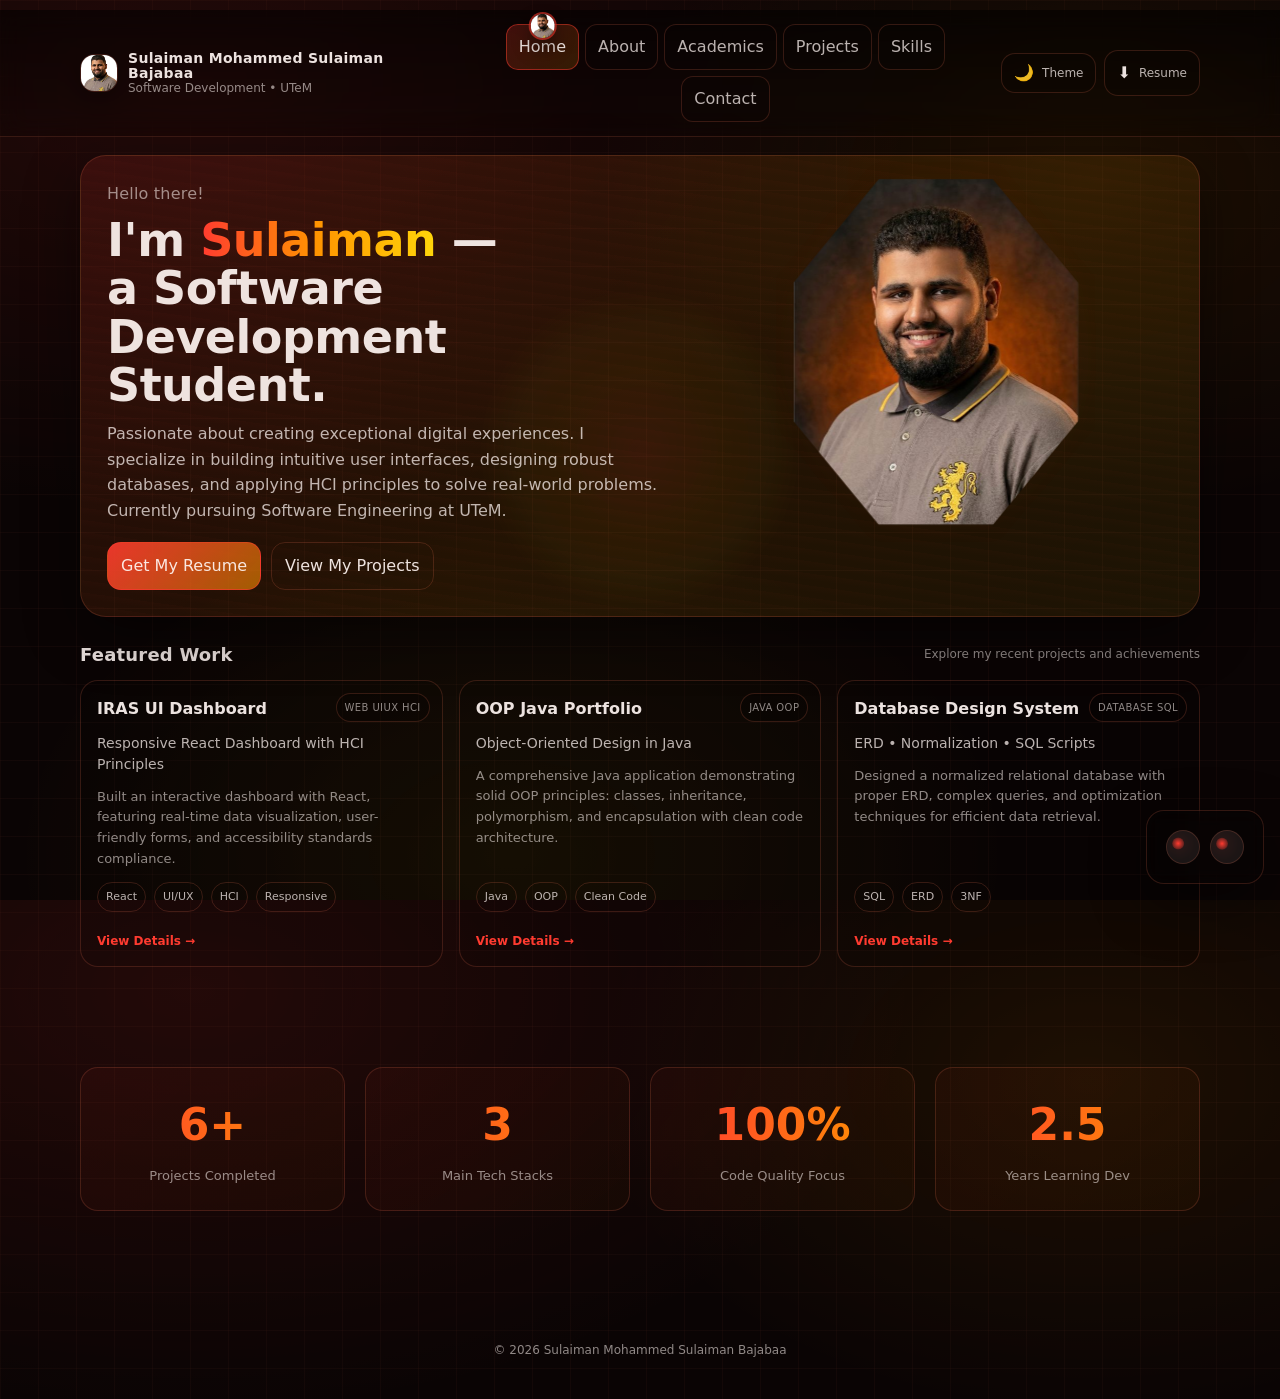
<file: index.html>
<!doctype html>
<html lang="en">
<head>
  <meta charset="utf-8" />
  <meta name="viewport" content="width=device-width,initial-scale=1" />
  <title>My Portfolio | Home</title>
  <link rel="stylesheet" href="style.css" />
</head>
<body>
<a class="skip" href="#main">Skip to content</a>

<header class="site-header">
  <div class="container navbar">
    <a class="brand" href="index.html">
      <img class="brand-avatar" src="assets/me.jpg" alt="Sulaiman Mohammed Sulaiman Bajabaa" />
      <div class="title">
        <strong>Sulaiman Mohammed Sulaiman Bajabaa</strong>
        <span>Software Development • UTeM</span>
      </div>
    </a>

    <nav class="navlinks" aria-label="Primary">
      <a data-nav href="index.html">Home</a>
      <a data-nav href="about.html">About</a>
      <a data-nav href="academics.html">Academics</a>
      <a data-nav href="projects.html">Projects</a>
      <a data-nav href="gallery.html">Skills</a>
      <a data-nav href="contact.html">Contact</a>
    </nav>

    <div class="actions">
      <button class="pill" onclick="toggleTheme()" aria-label="Toggle theme">
        <span class="theme-icon">🌙</span> <span style="font-size:12px;color:var(--muted)">Theme</span>
      </button>
      <a class="pill" href="assets/resume.pdf" target="_blank" rel="noreferrer">
        ⬇️ <span style="font-size:12px;color:var(--muted)">Resume</span>
      </a>
    </div>
  </div>
</header>

<main id="main" class="container">
  <section class="hero">
    <div class="hero-grid">
      <div class="hero-left">
        <p class="hero-kicker">Hello there! </p>

        <h1 class="hero-title">
          I'm <span class="hero-name">Sulaiman</span> —<br>


          a <span class=>Software Development Student</span>.
        </h1>

        <p class="hero-desc">
          Passionate about creating exceptional digital experiences. I specialize in building 
          intuitive user interfaces, designing robust databases, and applying HCI principles 
          to solve real-world problems. Currently pursuing Software Engineering at UTeM.
        </p>

        <div class="hero-cta">
          <a class="btn-primary" href="assets/resume.pdf" target="_blank" rel="noreferrer">Get My Resume</a>
          <a class="btn-ghost" href="projects.html">View My Projects</a>
        </div>
      </div>

      <div class="hero-image-frame">
        <img src="assets/me12.jpg" alt="Sulaiman Mohammed Sulaiman Bajabaa" loading="eager" fetchpriority="high" decoding="async" />
      </div>
    </div>
  </section>

  <div class="section-title">
    <h2>Featured Work</h2>
    <p>Explore my recent projects and achievements</p>
  </div>

  <section class="grid-3">
    <article class="project project-card" data-tags="web uiux hci">
      <div class="project-header">
        <strong>IRAS UI Dashboard</strong>
        
      </div>
      <p class="project-subtitle">Responsive React Dashboard with HCI Principles</p>
      <p class="project-description">
        Built an interactive dashboard with React, featuring real-time data visualization, 
        user-friendly forms, and accessibility standards compliance.
      </p>
      <div class="badges">
        <span class="badge">React</span><span class="badge">UI/UX</span><span class="badge">HCI</span><span class="badge">Responsive</span>
      </div>
      <a href="projects.html#iras" class="project-link">View Details →</a>
    </article>

    <article class="project project-card" data-tags="java oop">
      <div class="project-header">
        <strong>OOP Java Portfolio</strong>
       
      </div>
      <p class="project-subtitle">Object-Oriented Design in Java</p>
      <p class="project-description">
        A comprehensive Java application demonstrating solid OOP principles: classes, 
        inheritance, polymorphism, and encapsulation with clean code architecture.
      </p>
      <div class="badges">
        <span class="badge">Java</span><span class="badge">OOP</span><span class="badge">Clean Code</span>
      </div>
      <a href="projects.html#oop" class="project-link">View Details →</a>
    </article>

    <article class="project project-card" data-tags="database sql">
      <div class="project-header">
        <strong>Database Design System</strong>
        
      </div>
      <p class="project-subtitle">ERD • Normalization • SQL Scripts</p>
      <p class="project-description">
        Designed a normalized relational database with proper ERD, 
        complex queries, and optimization techniques for efficient data retrieval.
      </p>
      <div class="badges">
        <span class="badge">SQL</span><span class="badge">ERD</span><span class="badge">3NF</span>
      </div>
      <a href="projects.html#database" class="project-link">View Details →</a>
    </article>
  </section>

  <section class="stats-section">
    <div class="stats-grid">
      <div class="stat-box">
        <div class="stat-number">6+</div>
        <div class="stat-label">Projects Completed</div>
      </div>
      <div class="stat-box">
        <div class="stat-number">3</div>
        <div class="stat-label">Main Tech Stacks</div>
      </div>
      <div class="stat-box">
        <div class="stat-number">100%</div>
        <div class="stat-label">Code Quality Focus</div>
      </div>
      <div class="stat-box">
        <div class="stat-number">2.5</div>
        <div class="stat-label">Years Learning Dev</div>
      </div>
    </div>
  </section>
</main>

<footer class="footer">
  <div class="container">© <span id="year"></span> Sulaiman Mohammed Sulaiman Bajabaa </div>
</footer>

<div id="toast" class="toast" role="status" aria-live="polite"></div>

<script src="app.js"></script>
<script>
  document.getElementById("year").textContent = new Date().getFullYear();
</script>
</body>
</html>
</file>
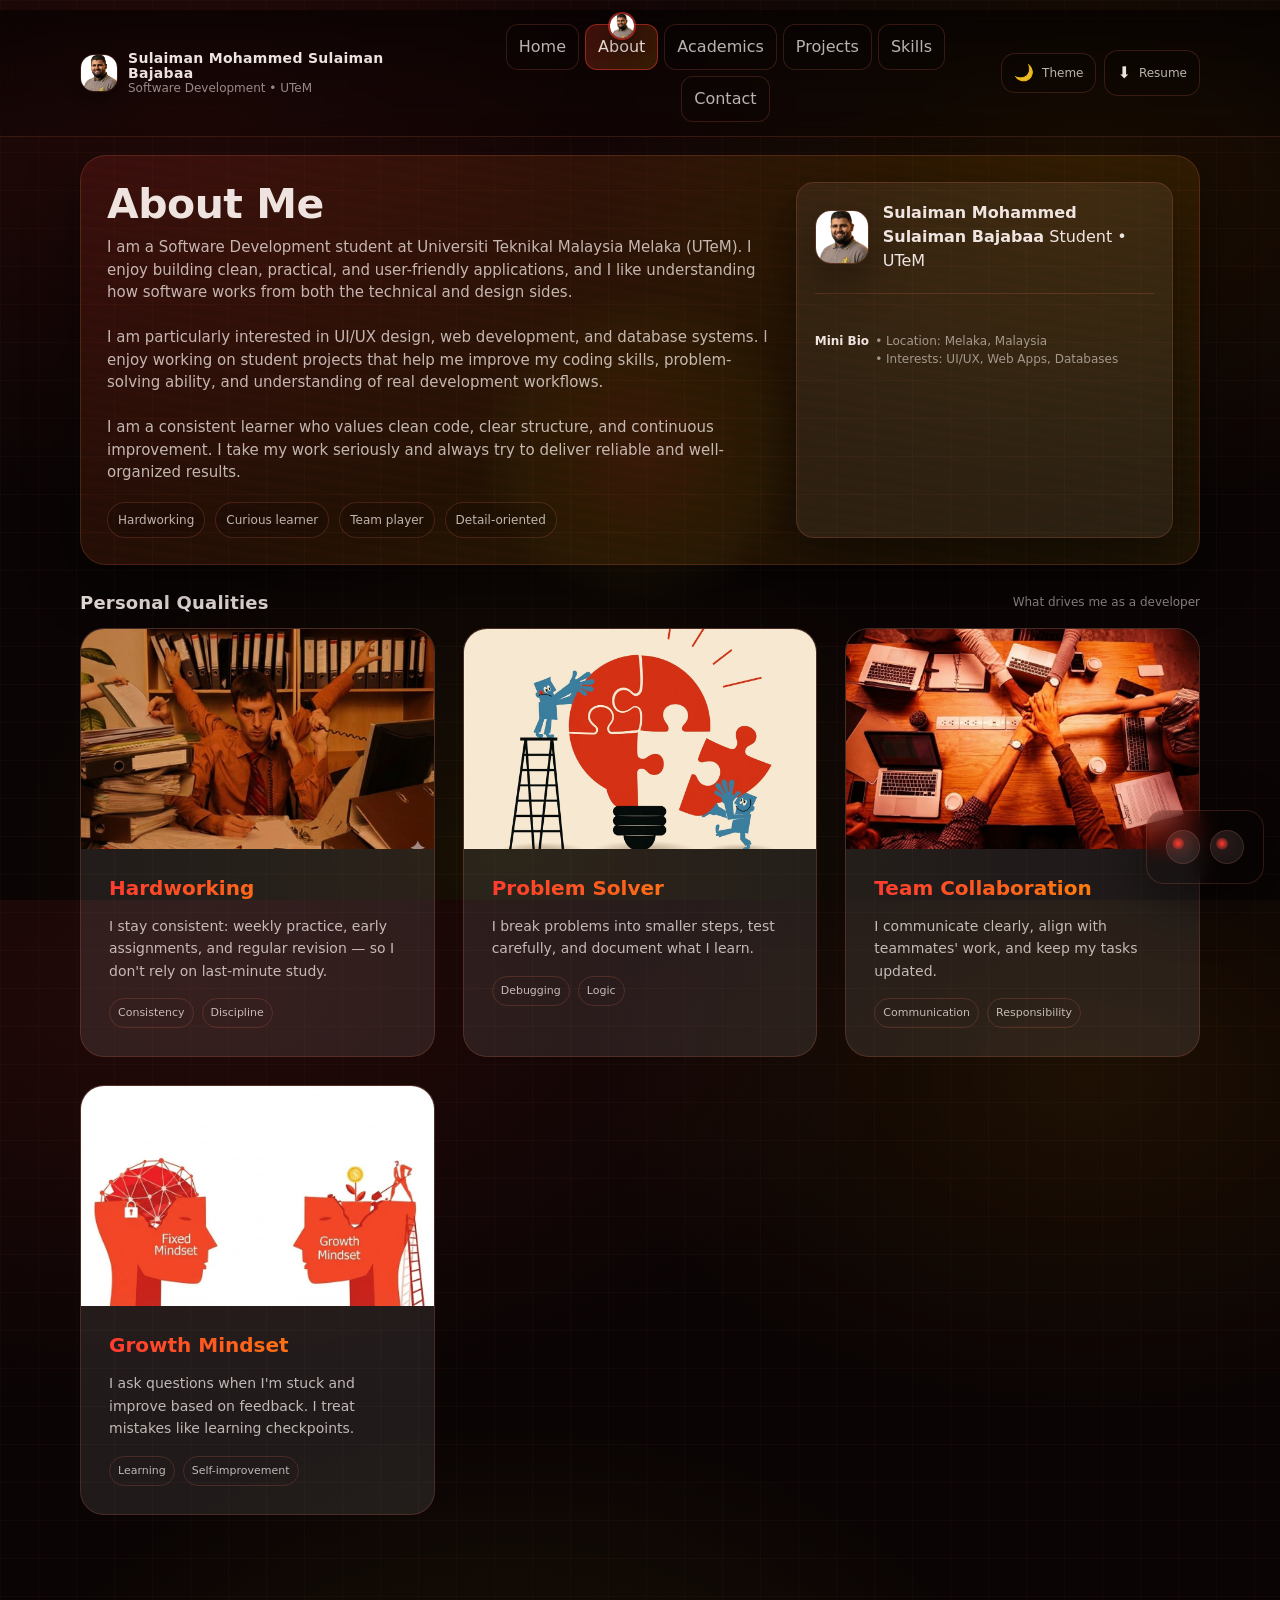
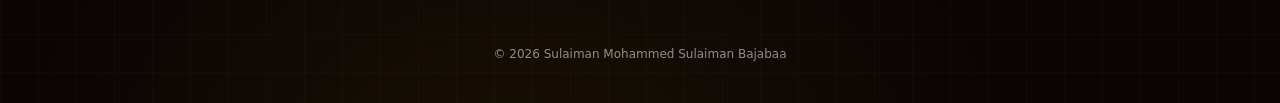
<file: about.html>
<!doctype html>
<html lang="en">
<head>
  <meta charset="utf-8" />
  <meta name="viewport" content="width=device-width,initial-scale=1" />
  <title>My Portfolio | About</title>
  <link rel="stylesheet" href="style.css" />
</head>
<body>
<a class="skip" href="#main">Skip to content</a>

<header class="site-header">
  <div class="container navbar">
    <a class="brand" href="index.html">
      <img class="brand-avatar" src="assets/me.jpg" alt="Sulaiman Mohammed Sulaiman Bajabaa" />
      <div class="title">
        <strong>Sulaiman Mohammed Sulaiman Bajabaa</strong>
        <span>Software Development • UTeM</span>
      </div>
    </a>

    <nav class="navlinks" aria-label="Primary">
      <a data-nav href="index.html">Home</a>
      <a data-nav href="about.html">About</a>
      <a data-nav href="academics.html">Academics</a>
      <a data-nav href="projects.html">Projects</a>
      <a data-nav href="gallery.html">Skills</a>
      <a data-nav href="contact.html">Contact</a>
    </nav>

    <div class="actions">
      <button class="pill" onclick="toggleTheme()" aria-label="Toggle theme"><span class="theme-icon">🌙</span> <span style="font-size:12px;color:var(--muted)">Theme</span></button>
      <a class="pill" href="assets/resume.pdf" target="_blank" rel="noreferrer">⬇️ <span style="font-size:12px;color:var(--muted)">Resume</span></a>
    </div>
  </div>
</header>

<main id="main" class="container">

  <section class="hero">
    <div class="hero-grid">
      <div>
        <h1>About Me</h1>
        <p class="lead">
          I am a Software Development student at Universiti Teknikal Malaysia Melaka (UTeM). I enjoy building clean, practical, and user-friendly applications, and I like understanding how software works from both the technical and design sides.
          <br><br>
          I am particularly interested in UI/UX design, web development, and database systems. I enjoy working on student projects that help me improve my coding skills, problem-solving ability, and understanding of real development workflows.
          <br><br>
          I am a consistent learner who values clean code, clear structure, and continuous improvement. I take my work seriously and always try to deliver reliable and well-organized results.
        </p>

        <div class="tagrow">
          <span class="tag">Hardworking</span>
          <span class="tag">Curious learner</span>
          <span class="tag">Team player</span>
          <span class="tag">Detail-oriented</span>
        </div>
      </div>

      <div class="card">
        <div class="profile">
          <img class="avatar-img" src="assets/me.jpg" alt="Sulaiman Mohammed Sulaiman Bajabaa" />
          <div class="who">
            <strong>Sulaiman Mohammed Sulaiman Bajabaa</strong>
            <span>Student • UTeM</span>
          </div>
        </div>

        <hr class="sep">

        <div class="help">
          <strong style="color:var(--text)">Mini Bio</strong><br>
          • Location: Melaka, Malaysia<br>
          • Interests: UI/UX, Web Apps, Databases
        </div>
      </div>
    </div>
  </section>

  <div class="section-title">
    <h2>Personal Qualities</h2>
    <p>What drives me as a developer</p>
  </div>

  <section class="qualities-grid">
    <div class="quality-card">
      <div class="quality-image-wrapper">
        <img src="assets/hardworking.jpg" alt="Hardworking" class="quality-image" loading="lazy" decoding="async" />
        <div class="quality-overlay">
          <div class="quality-number">01</div>
        </div>
      </div>
      <div class="quality-content">
        <h3>Hardworking</h3>
        <p>I stay consistent: weekly practice, early assignments, and regular revision — so I don't rely on last-minute study.</p>
        <div class="badges"><span class="badge">Consistency</span><span class="badge">Discipline</span></div>
      </div>
    </div>

    <div class="quality-card">
      <div class="quality-image-wrapper">
        <img src="assets/problem_solver.jpg" alt="Problem Solver" class="quality-image" loading="lazy" decoding="async" />
        <div class="quality-overlay">
          <div class="quality-number">02</div>
        </div>
      </div>
      <div class="quality-content">
        <h3>Problem Solver</h3>
        <p>I break problems into smaller steps, test carefully, and document what I learn.</p>
        <div class="badges"><span class="badge">Debugging</span><span class="badge">Logic</span></div>
      </div>
    </div>

    <div class="quality-card">
      <div class="quality-image-wrapper">
        <img src="assets/Team_Collaboration.jpg" alt="Team Collaboration" class="quality-image" loading="lazy" decoding="async" />
        <div class="quality-overlay">
          <div class="quality-number">03</div>
        </div>
      </div>
      <div class="quality-content">
        <h3>Team Collaboration</h3>
        <p>I communicate clearly, align with teammates' work, and keep my tasks updated.</p>
        <div class="badges"><span class="badge">Communication</span><span class="badge">Responsibility</span></div>
      </div>
    </div>

    <div class="quality-card">
      <div class="quality-image-wrapper">
        <img src="assets/Growth_Mindset.jpg" alt="Growth Mindset" class="quality-image" loading="lazy" decoding="async" />
        <div class="quality-overlay">
          <div class="quality-number">04</div>
        </div>
      </div>
      <div class="quality-content">
        <h3>Growth Mindset</h3>
        <p>I ask questions when I'm stuck and improve based on feedback. I treat mistakes like learning checkpoints.</p>
        <div class="badges"><span class="badge">Learning</span><span class="badge">Self-improvement</span></div>
      </div>
    </div>
  </section>

</main>

<footer class="footer">
  <div class="container">© <span id="year"></span> Sulaiman Mohammed Sulaiman Bajabaa</div>
</footer>

<div id="toast" class="toast" role="status" aria-live="polite"></div>

<script src="app.js"></script>
<script>
  document.getElementById("year").textContent = new Date().getFullYear();
</script>
</body>
</html>
</file>
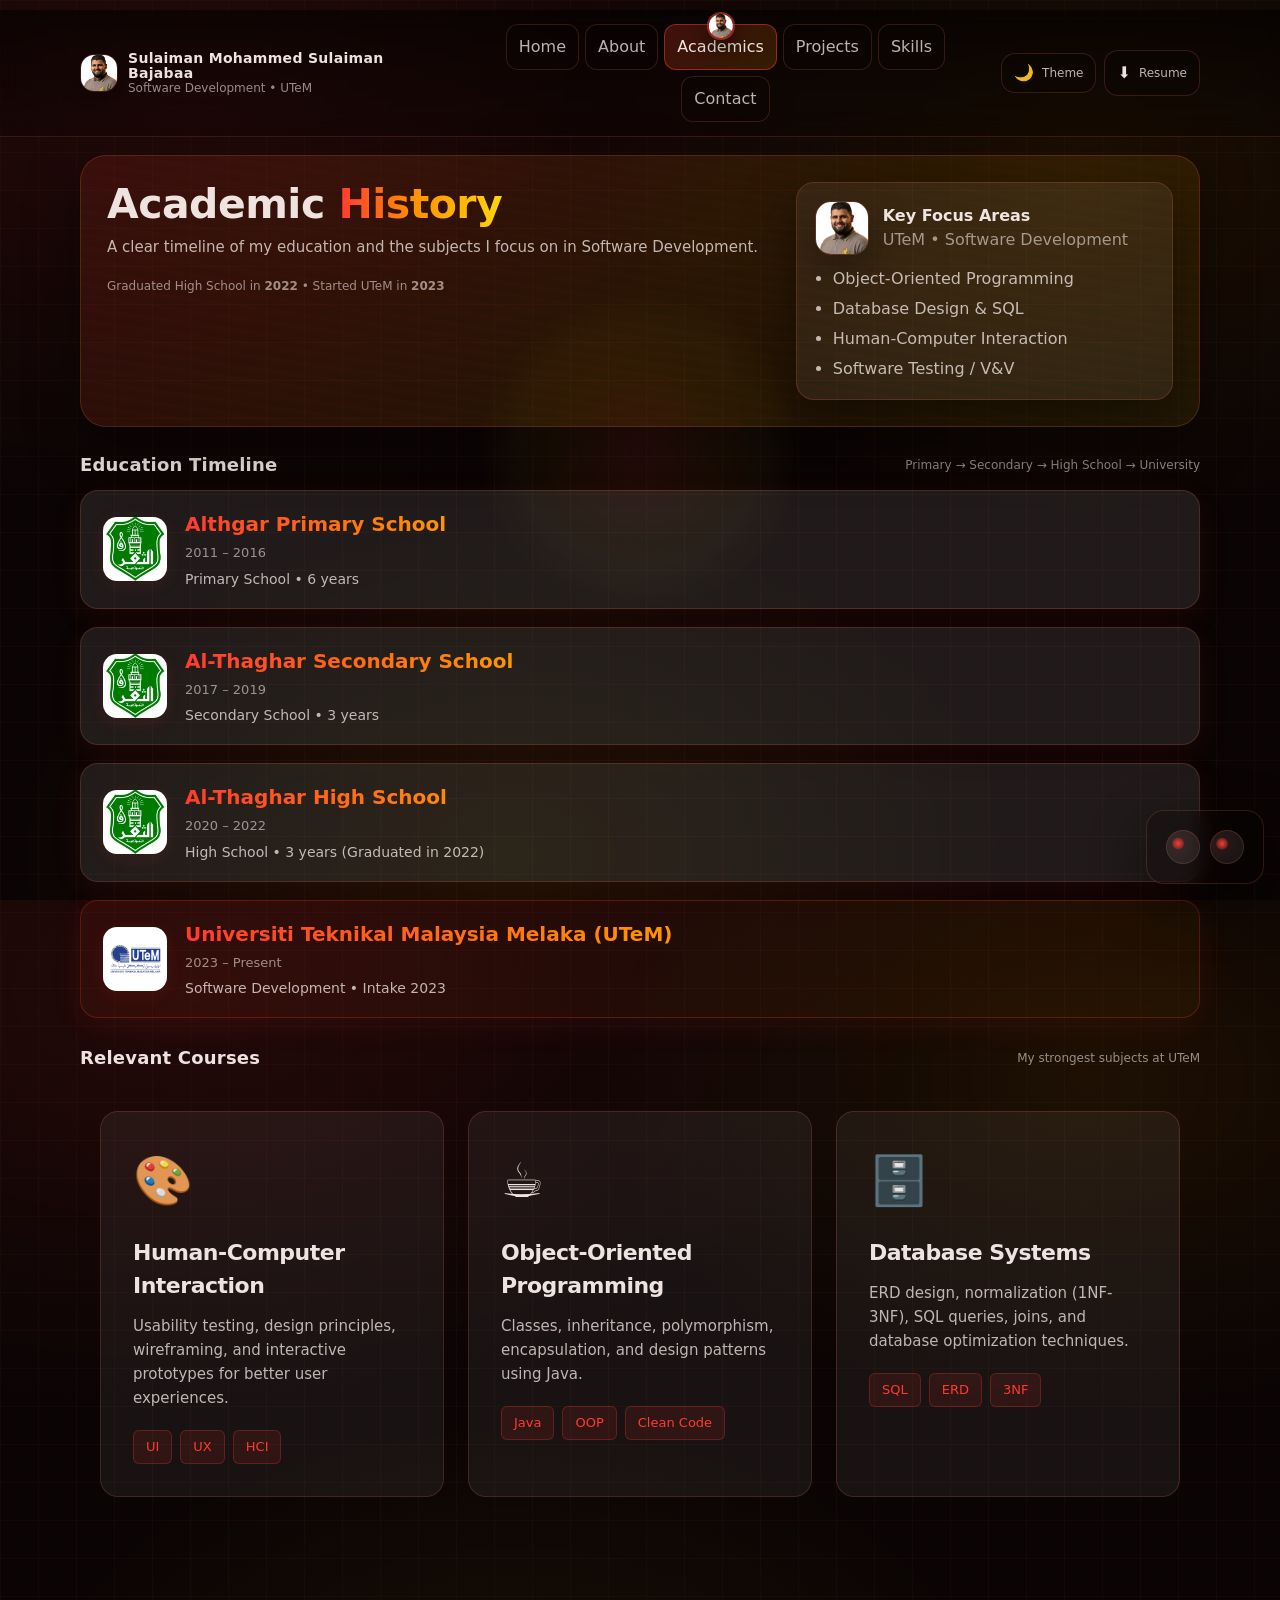
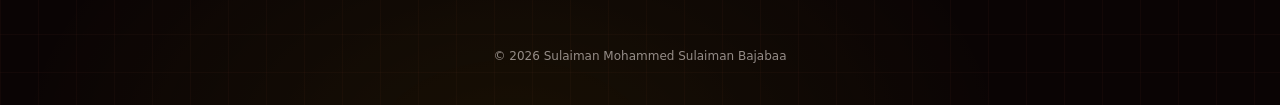
<file: academics.html>
<!doctype html>
<html lang="en">
<head>
  <meta charset="utf-8" />
  <meta name="viewport" content="width=device-width,initial-scale=1" />
  <title>My Portfolio | Academics</title>
  <link rel="stylesheet" href="style.css" />
</head>
<body>
<a class="skip" href="#main">Skip to content</a>

<header class="site-header">
  <div class="container navbar">
    <a class="brand" href="index.html">
      <img class="brand-avatar" src="assets/me.jpg" alt="Sulaiman Mohammed Sulaiman Bajabaa" />
      <div class="title">
        <strong>Sulaiman Mohammed Sulaiman Bajabaa</strong>
        <span>Software Development • UTeM</span>
      </div>
    </a>

    <nav class="navlinks" aria-label="Primary">
      <a data-nav href="index.html">Home</a>
      <a data-nav href="about.html">About</a>
      <a data-nav href="academics.html">Academics</a>
      <a data-nav href="projects.html">Projects</a>
      <a data-nav href="gallery.html">Skills</a>
      <a data-nav href="contact.html">Contact</a>
    </nav>

    <div class="actions">
      <button class="pill" onclick="toggleTheme()" aria-label="Toggle theme">
        <span class="theme-icon">🌙</span> <span style="font-size:12px;color:var(--muted)">Theme</span>
      </button>
      <a class="pill" href="assets/resume.pdf" target="_blank" rel="noreferrer">
        ⬇️ <span style="font-size:12px;color:var(--muted)">Resume</span>
      </a>
    </div>
  </div>
</header>

<main id="main" class="container">
  <!-- HERO -->
  <section class="hero">
    <div class="hero-grid">
      <div>
        <h1>
          Academic
          <span style="background:linear-gradient(90deg,var(--accent),var(--accent2),var(--accent3));
                       -webkit-background-clip:text; background-clip:text; color:transparent;">
            History
          </span>
        </h1>
        <p class="lead">
          A clear timeline of my education and the subjects I focus on in Software Development.
        </p>

      
        <div class="notice">Graduated High School in <strong>2022</strong> • Started UTeM in <strong>2023</strong></div>
      </div>

      <!-- RIGHT CARD -->
      <div class="card">
        <div class="profile" style="margin-bottom:12px;">
          <img class="avatar-img" src="assets/me.jpg" alt="Sulaiman Mohammed Sulaiman Bajabaa" />
          <div class="who">
            <strong>Key Focus Areas</strong><br>
            <span style="color:var(--muted2)">UTeM • Software Development</span>
          </div>
        </div>

        <ul style="margin:0;padding-left:18px;color:var(--muted);display:grid;gap:6px;">
          <li>Object-Oriented Programming</li>
          <li>Database Design & SQL</li>
          <li>Human-Computer Interaction</li>
          <li>Software Testing / V&amp;V</li>
        </ul>
      </div>
    </div>
  </section>

  <!-- TIMELINE -->
  <div class="section-title">
    <h2>Education Timeline</h2>
    <p>Primary → Secondary → High School → University</p>
  </div>

    <div class="school-cards">
      <div class="school-card animated-card">
        <img src="assets/althgar.jpg" alt="Althgar Primary School Logo" class="school-logo" loading="lazy" decoding="async">
        <div>
          <h3>Althgar Primary School</h3>
          <span class="school-years">2011 – 2016</span>
          <p>Primary School • 6 years</p>
        </div>
      </div>

      <div class="school-card animated-card">
        <img src="assets/althgar.jpg" alt="Al-Thaghar Secondary School Logo" class="school-logo" loading="lazy" decoding="async">
        <div>
          <h3>Al-Thaghar Secondary School</h3>
          <span class="school-years">2017 – 2019</span>
          <p>Secondary School • 3 years</p>
        </div>
      </div>

      <div class="school-card animated-card">
        <img src="assets/althgar.jpg" alt="Al-Thaghar High School Logo" class="school-logo" loading="lazy" decoding="async">
        <div>
          <h3>Al-Thaghar High School</h3>
          <span class="school-years">2020 – 2022</span>
          <p>High School • 3 years (Graduated in 2022)</p>
        </div>
      </div>

      <div class="school-card animated-card utem-card">
        <img src="assets/schools/utem.png" alt="UTeM Logo" class="school-logo" loading="lazy" decoding="async">
        <div>
          <h3>Universiti Teknikal Malaysia Melaka (UTeM)</h3>
          <span class="school-years">2023 – Present</span>
          <p>Software Development • Intake 2023</p>
        </div>
      </div>
    </div>

  <!-- COURSES -->
  <div class="section-title" style="margin-top:26px;">
    <h2>Relevant Courses</h2>
    <p>My strongest subjects at UTeM</p>
  </div>

  <section class="courses-grid">
    <div class="course-card">
      <div class="course-icon">🎨</div>
      <h3>Human-Computer Interaction</h3>
      <p>Usability testing, design principles, wireframing, and interactive prototypes for better user experiences.</p>
      <div class="badges">
        <span class="badge">UI</span>
        <span class="badge">UX</span>
        <span class="badge">HCI</span>
      </div>
    </div>

    <div class="course-card">
      <div class="course-icon">☕</div>
      <h3>Object-Oriented Programming</h3>
      <p>Classes, inheritance, polymorphism, encapsulation, and design patterns using Java.</p>
      <div class="badges">
        <span class="badge">Java</span>
        <span class="badge">OOP</span>
        <span class="badge">Clean Code</span>
      </div>
    </div>

    <div class="course-card">
      <div class="course-icon">🗄️</div>
      <h3>Database Systems</h3>
      <p>ERD design, normalization (1NF-3NF), SQL queries, joins, and database optimization techniques.</p>
      <div class="badges">
        <span class="badge">SQL</span>
        <span class="badge">ERD</span>
        <span class="badge">3NF</span>
      </div>
    </div>
  </section>
</main>

<footer class="footer">
  <div class="container">© <span id="year"></span> Sulaiman Mohammed Sulaiman Bajabaa</div>
</footer>

<div id="toast" class="toast" role="status" aria-live="polite"></div>

<script src="app.js"></script>
<script>
  document.getElementById("year").textContent = new Date().getFullYear();
</script>
</body>
</html>
</file>
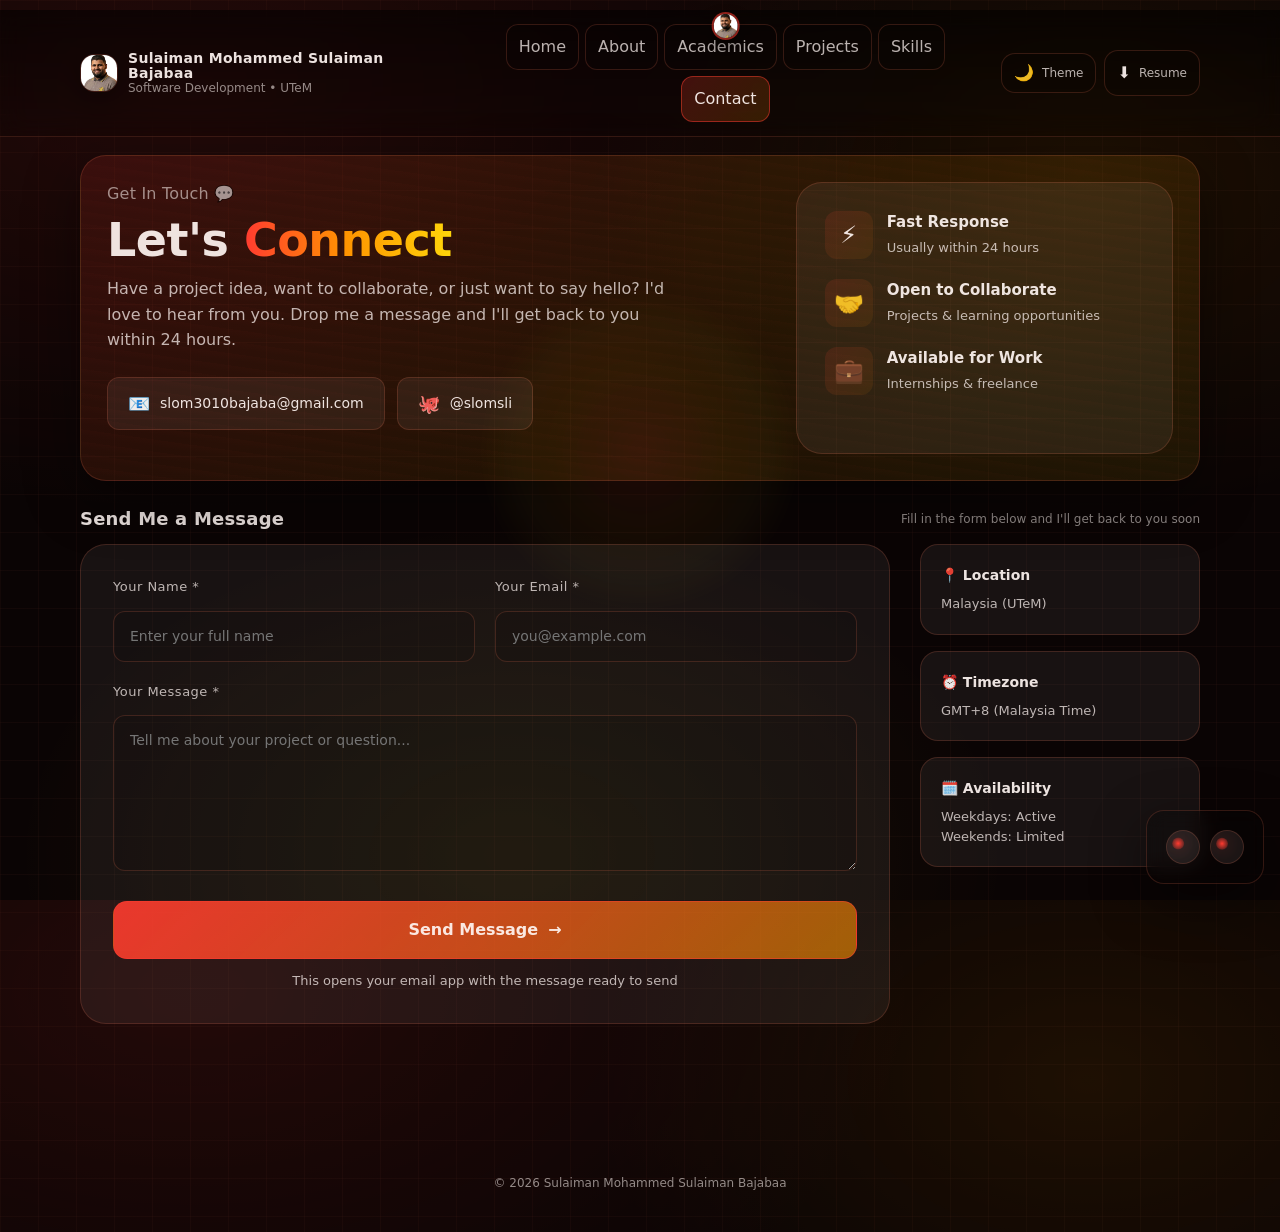
<file: contact.html>
<!doctype html>
<html lang="en">
<head>
  <meta charset="utf-8" />
  <meta name="viewport" content="width=device-width,initial-scale=1" />
  <title>My Portfolio | Contact</title>
  <link rel="stylesheet" href="style.css" />
</head>
<body>
<a class="skip" href="#main">Skip to content</a>

<header class="site-header">
  <div class="container navbar">
    <a class="brand" href="index.html">
      <img class="brand-avatar" src="assets/me.jpg" alt="Sulaiman Mohammed Sulaiman Bajabaa" />
      <div class="title">
        <strong>Sulaiman Mohammed Sulaiman Bajabaa</strong>
        <span>Software Development • UTeM</span>
      </div>
    </a>

    <nav class="navlinks" aria-label="Primary">
      <a data-nav href="index.html">Home</a>
      <a data-nav href="about.html">About</a>
      <a data-nav href="academics.html">Academics</a>
      <a data-nav href="projects.html">Projects</a>
      <a data-nav href="gallery.html">Skills</a>
      <a data-nav href="contact.html">Contact</a>
    </nav>

    <div class="actions">
      <button class="pill" onclick="toggleTheme()" aria-label="Toggle theme">
        <span class="theme-icon">🌙</span> <span style="font-size:12px;color:var(--muted)">Theme</span>
      </button>
      <a class="pill" href="assets/resume.pdf" target="_blank" rel="noreferrer">⬇️
        <span style="font-size:12px;color:var(--muted)">Resume</span>
      </a>
    </div>
  </div>
</header>

<main id="main" class="container">
  <!-- Hero Section -->
  <section class="hero">
    <div class="hero-grid">
      <div class="hero-left">
        <p class="hero-kicker">Get In Touch 💬</p>
        <h1 class="hero-title">Let's <span class="hero-name">Connect</span></h1>
        <p class="hero-desc">
          Have a project idea, want to collaborate, or just want to say hello? 
          I'd love to hear from you. Drop me a message and I'll get back to you within 24 hours.
        </p>

        <div class="contact-quick-links">
          <a href="mailto:slom3010bajaba@gmail.com" class="contact-link-btn">
            <span class="contact-link-icon">📧</span>
            <span>slom3010bajaba@gmail.com</span>
          </a>
         
          <a href="https://github.com/slomsli" target="_blank" rel="noreferrer" class="contact-link-btn">
            <span class="contact-link-icon">🐙</span>
            <span>@slomsli</span>
          </a>
        </div>
      </div>

      <div class="contact-stats-card">
        <div class="contact-stat">
          <span class="contact-stat-icon">⚡</span>
          <div>
            <strong>Fast Response</strong>
            <p>Usually within 24 hours</p>
          </div>
        </div>
        <div class="contact-stat">
          <span class="contact-stat-icon">🤝</span>
          <div>
            <strong>Open to Collaborate</strong>
            <p>Projects & learning opportunities</p>
          </div>
        </div>
        <div class="contact-stat">
          <span class="contact-stat-icon">💼</span>
          <div>
            <strong>Available for Work</strong>
            <p>Internships & freelance</p>
          </div>
        </div>
      </div>
    </div>
  </section>

  <div class="section-title">
    <h2>Send Me a Message</h2>
    <p>Fill in the form below and I'll get back to you soon</p>
  </div>

  <section class="contact-form-section">
    <div class="contact-form-card">
      <!-- Success message (hidden by default) -->
      <div id="successMessage" style="display:none; text-align:center; padding:40px 20px;">
        <div style="font-size:60px;margin-bottom:16px;">📧</div>
        <h2 style="color:#4CAF50; margin:0 0 12px; font-size:24px;">Email App Opened</h2>
        <p style="color:var(--muted); margin:0 0 20px;">Please review the email and press send from your email app.</p>
        <a href="index.html" class="btn-primary">Back to Home</a>
      </div>

      <!-- Form Container (shown by default) -->
      <div id="formContainer">
        <form id="contactForm" class="contact-form" action="mailto:slom3010bajaba@gmail.com" method="POST" enctype="text/plain" novalidate>
          <div class="form-row">
            <div class="field">
              <label for="name">Your Name *</label>
              <input type="text" id="name" name="name" placeholder="Enter your full name" required />
            </div>
            <div class="field">
              <label for="email">Your Email *</label>
              <input type="email" id="email" name="email" placeholder="you@example.com" required />
            </div>
          </div>

          <div class="field">
            <label for="message">Your Message *</label>
            <textarea id="message" name="message" rows="6" placeholder="Tell me about your project or question..." required></textarea>
          </div>

          <div class="form-actions">
            <button type="submit" class="btn-primary contact-submit-btn">
              <span class="btn-text">Send Message</span>
              <span class="btn-icon">→</span>
            </button>
            <p class="form-note">This opens your email app with the message ready to send</p>
          </div>
        </form>
      </div>
    </div>

    <div class="contact-info-sidebar">
      <div class="info-card">
        <h3>📍 Location</h3>
        <p>Malaysia (UTeM)</p>
      </div>
      <div class="info-card">
        <h3>⏰ Timezone</h3>
        <p>GMT+8 (Malaysia Time)</p>
      </div>
      <div class="info-card">
        <h3>🗓️ Availability</h3>
        <p>Weekdays: Active<br>Weekends: Limited</p>
      </div>
    </div>
  </section>
</main>

<footer class="footer">
  <div class="container">© <span id="year"></span> Sulaiman Mohammed Sulaiman Bajabaa</div>
</footer>

<div id="toast" class="toast" role="status" aria-live="polite"></div>

<script src="app.js"></script>
<script>
  document.getElementById("year").textContent = new Date().getFullYear();
</script>
</body>
</html>
</file>
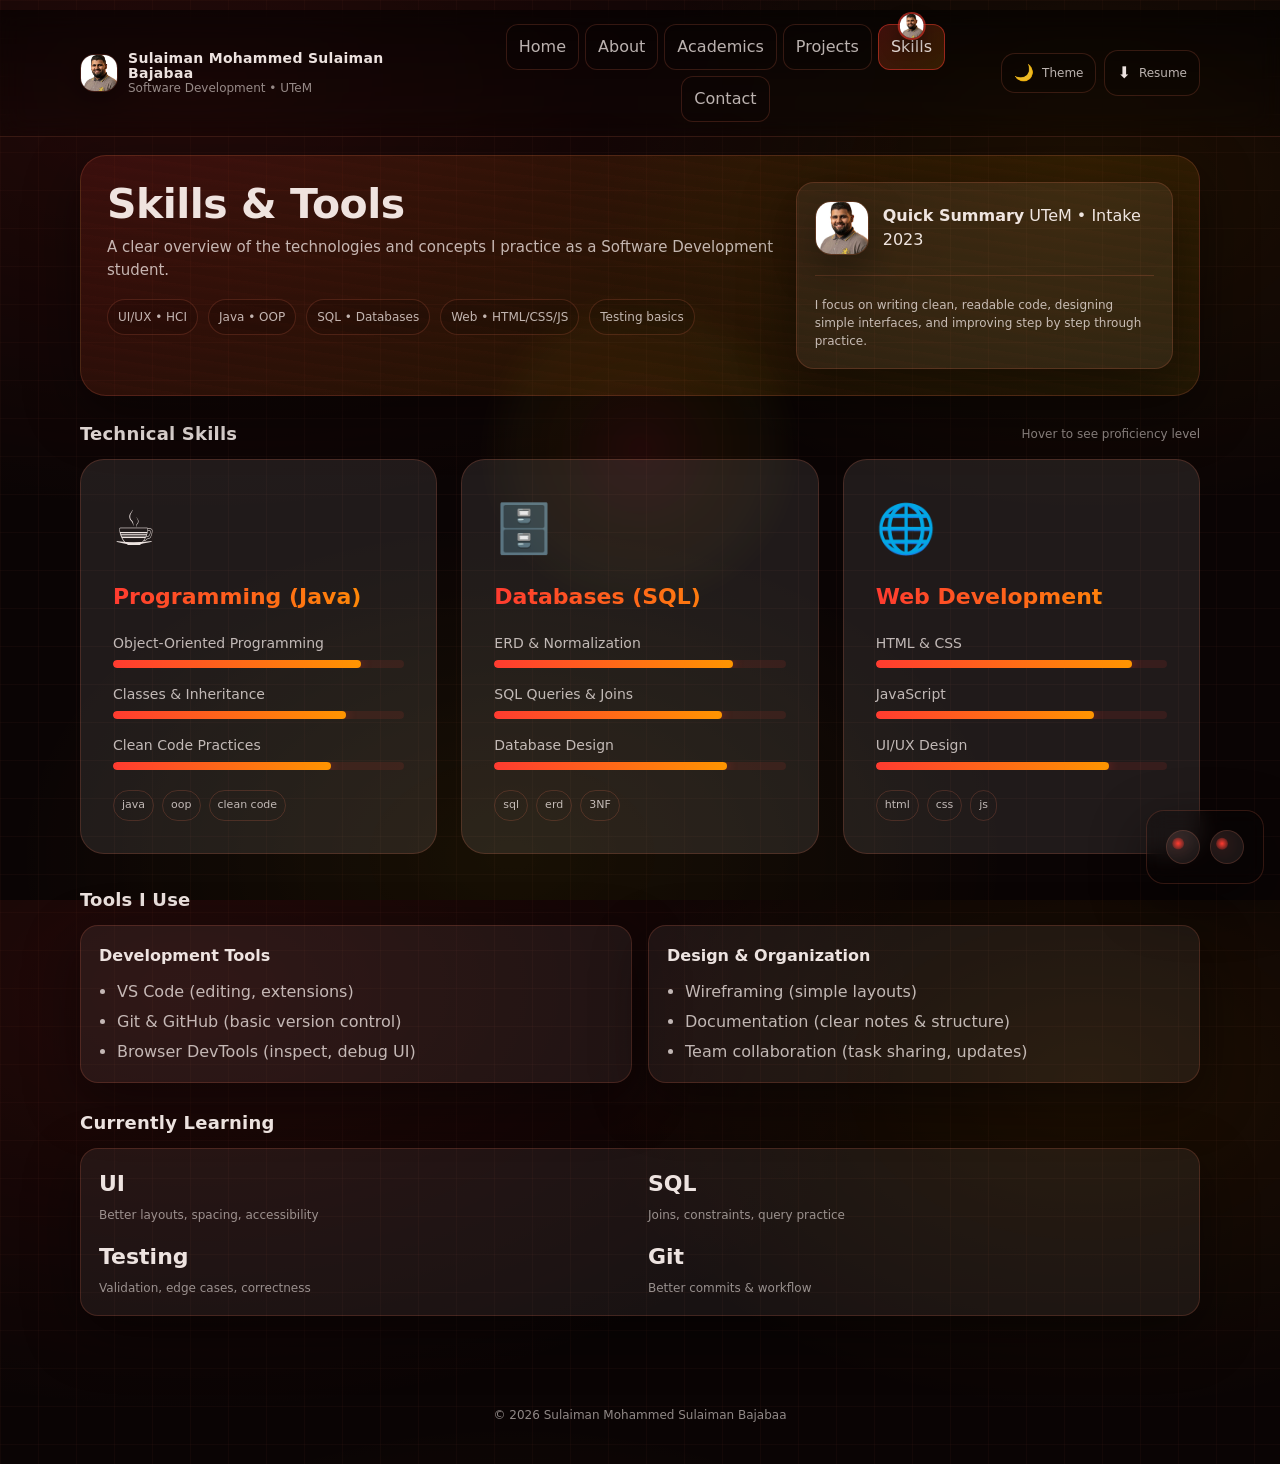
<file: gallery.html>
<!doctype html>
<html lang="en">
<head>
  <meta charset="utf-8" />
  <meta name="viewport" content="width=device-width,initial-scale=1" />
  <title>My Portfolio | Skills</title>
  <link rel="stylesheet" href="style.css" />
</head>
<body>
<a class="skip" href="#main">Skip to content</a>

<header class="site-header">
  <div class="container navbar">
    <a class="brand" href="index.html">
      <img class="brand-avatar" src="assets/me.jpg" alt="Sulaiman Mohammed Sulaiman Bajabaa" />
      <div class="title">
        <strong>Sulaiman Mohammed Sulaiman Bajabaa</strong>
        <span>Software Development • UTeM</span>
      </div>
    </a>

    <nav class="navlinks" aria-label="Primary">
      <a data-nav href="index.html">Home</a>
      <a data-nav href="about.html">About</a>
      <a data-nav href="academics.html">Academics</a>
      <a data-nav href="projects.html">Projects</a>
      <a data-nav href="gallery.html">Skills</a>
      <a data-nav href="contact.html">Contact</a>
    </nav>

    <div class="actions">
      <button class="pill" onclick="toggleTheme()" aria-label="Toggle theme">
        <span class="theme-icon">🌙</span> <span style="font-size:12px;color:var(--muted)">Theme</span>
      </button>
      <a class="pill" href="assets/resume.pdf" target="_blank" rel="noreferrer">
        ⬇️ <span style="font-size:12px;color:var(--muted)">Resume</span>
      </a>
    </div>
  </div>
</header>

<main id="main" class="container">
  <section class="hero">
    <div class="hero-grid">
      <div>
        <h1>Skills &amp; Tools</h1>
        <p class="lead">
          A clear overview of the technologies and concepts I practice as a Software Development student.
        </p>

        <div class="tagrow" aria-label="Skill highlights">
          <span class="tag">UI/UX • HCI</span>
          <span class="tag">Java • OOP</span>
          <span class="tag">SQL • Databases</span>
          <span class="tag">Web • HTML/CSS/JS</span>
          <span class="tag">Testing basics</span>
        </div>
      </div>

      <div class="card">
        <div class="profile">
          <img class="avatar-img" src="assets/me.jpg" alt="Sulaiman Mohammed Sulaiman Bajabaa" />
          <div class="who">
            <strong>Quick Summary</strong>
            <span>UTeM • Intake 2023</span>
          </div>
        </div>

        <hr class="sep">

        <div class="help" style="color:var(--muted);">
          I focus on writing clean, readable code, designing simple interfaces, and improving step by step through practice.
        </div>
      </div>
    </div>
  </section>

  <div class="section-title">
    <h2>Technical Skills</h2>
    <p>Hover to see proficiency level</p>
  </div>

  <section class="skills-grid">
    <div class="skill-card">
      <div class="skill-icon">☕</div>
      <h3>Programming (Java)</h3>
      <div class="skill-items">
        <div class="skill-item">
          <span>Object-Oriented Programming</span>
          <div class="skill-bar"><div class="skill-fill" style="width: 85%"></div></div>
        </div>
        <div class="skill-item">
          <span>Classes & Inheritance</span>
          <div class="skill-bar"><div class="skill-fill" style="width: 80%"></div></div>
        </div>
        <div class="skill-item">
          <span>Clean Code Practices</span>
          <div class="skill-bar"><div class="skill-fill" style="width: 75%"></div></div>
        </div>
      </div>
      <div class="badges">
        <span class="badge">java</span><span class="badge">oop</span><span class="badge">clean code</span>
      </div>
    </div>

    <div class="skill-card">
      <div class="skill-icon">🗄️</div>
      <h3>Databases (SQL)</h3>
      <div class="skill-items">
        <div class="skill-item">
          <span>ERD & Normalization</span>
          <div class="skill-bar"><div class="skill-fill" style="width: 82%"></div></div>
        </div>
        <div class="skill-item">
          <span>SQL Queries & Joins</span>
          <div class="skill-bar"><div class="skill-fill" style="width: 78%"></div></div>
        </div>
        <div class="skill-item">
          <span>Database Design</span>
          <div class="skill-bar"><div class="skill-fill" style="width: 80%"></div></div>
        </div>
      </div>
      <div class="badges">
        <span class="badge">sql</span><span class="badge">erd</span><span class="badge">3NF</span>
      </div>
    </div>

    <div class="skill-card">
      <div class="skill-icon">🌐</div>
      <h3>Web Development</h3>
      <div class="skill-items">
        <div class="skill-item">
          <span>HTML & CSS</span>
          <div class="skill-bar"><div class="skill-fill" style="width: 88%"></div></div>
        </div>
        <div class="skill-item">
          <span>JavaScript</span>
          <div class="skill-bar"><div class="skill-fill" style="width: 75%"></div></div>
        </div>
        <div class="skill-item">
          <span>UI/UX Design</span>
          <div class="skill-bar"><div class="skill-fill" style="width: 80%"></div></div>
        </div>
      </div>
      <div class="badges">
        <span class="badge">html</span><span class="badge">css</span><span class="badge">js</span>
      </div>
    </div>
  </section>

  <div class="section-title" style="margin-top:26px;">
    <h2>Tools I Use</h2>
   
  </div>

  <section class="grid-2">
    <div class="card">
      <strong>Development Tools</strong>
      <ul style="margin:12px 0 0; padding-left:18px; color:var(--muted); display:grid; gap:6px;">
        <li>VS Code (editing, extensions)</li>
        <li>Git & GitHub (basic version control)</li>
        <li>Browser DevTools (inspect, debug UI)</li>
      </ul>
    </div>

    <div class="card">
      <strong>Design & Organization</strong>
      <ul style="margin:12px 0 0; padding-left:18px; color:var(--muted); display:grid; gap:6px;">
        <li>Wireframing (simple layouts)</li>
        <li>Documentation (clear notes & structure)</li>
        <li>Team collaboration (task sharing, updates)</li>
      </ul>
    </div>
  </section>

  <div class="section-title" style="margin-top:26px;">
    <h2>Currently Learning</h2>

  </div>

  <section class="card">
    <div class="grid-2">
      <div class="kpi">
        <strong>UI</strong>
        <span>Better layouts, spacing, accessibility</span>
      </div>
      <div class="kpi">
        <strong>SQL</strong>
        <span>Joins, constraints, query practice</span>
      </div>
      <div class="kpi">
        <strong>Testing</strong>
        <span>Validation, edge cases, correctness</span>
      </div>
      <div class="kpi">
        <strong>Git</strong>
        <span>Better commits & workflow</span>
      </div>
    </div>
  </section>
</main>

<footer class="footer">
  <div class="container">© <span id="year"></span> Sulaiman Mohammed Sulaiman Bajabaa</div>
</footer>

<div id="toast" class="toast" role="status" aria-live="polite"></div>

<script src="app.js"></script>
<script>
  document.getElementById("year").textContent = new Date().getFullYear();
</script>
</body>
</html>
</file>
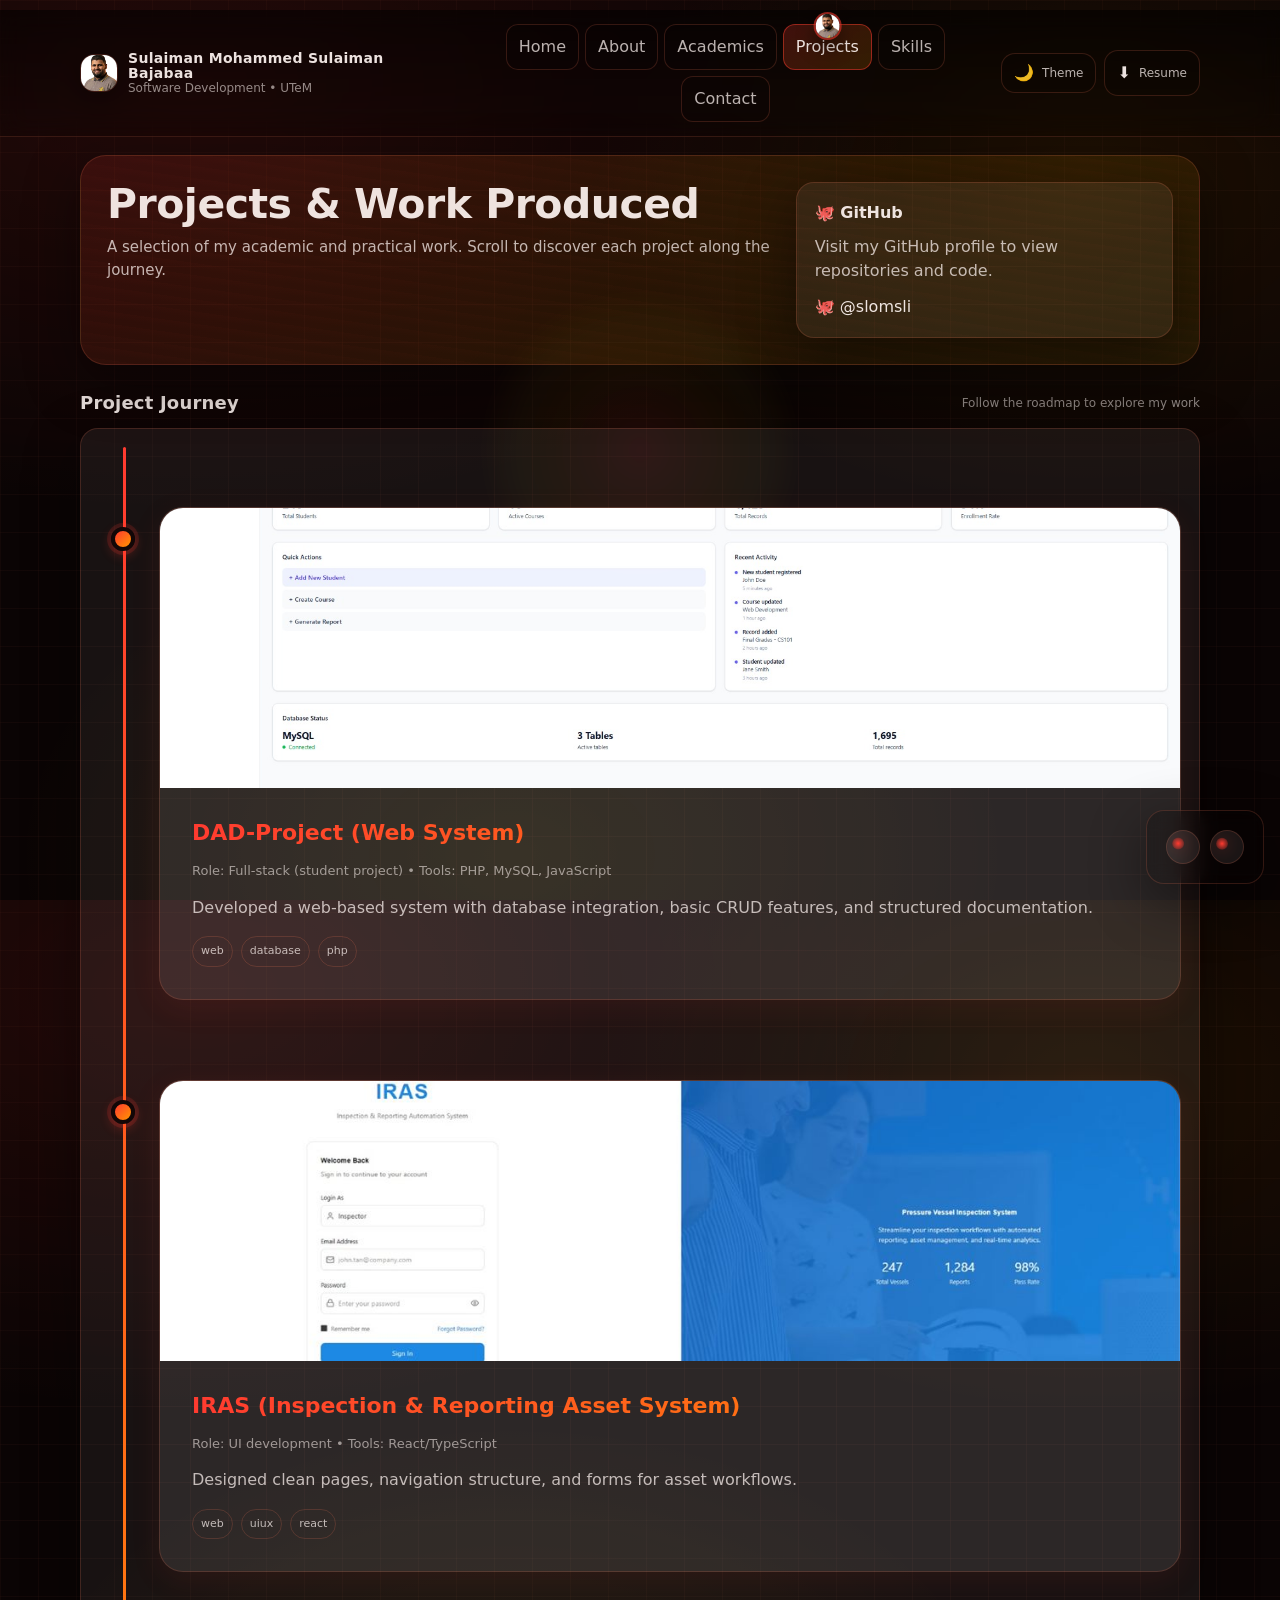
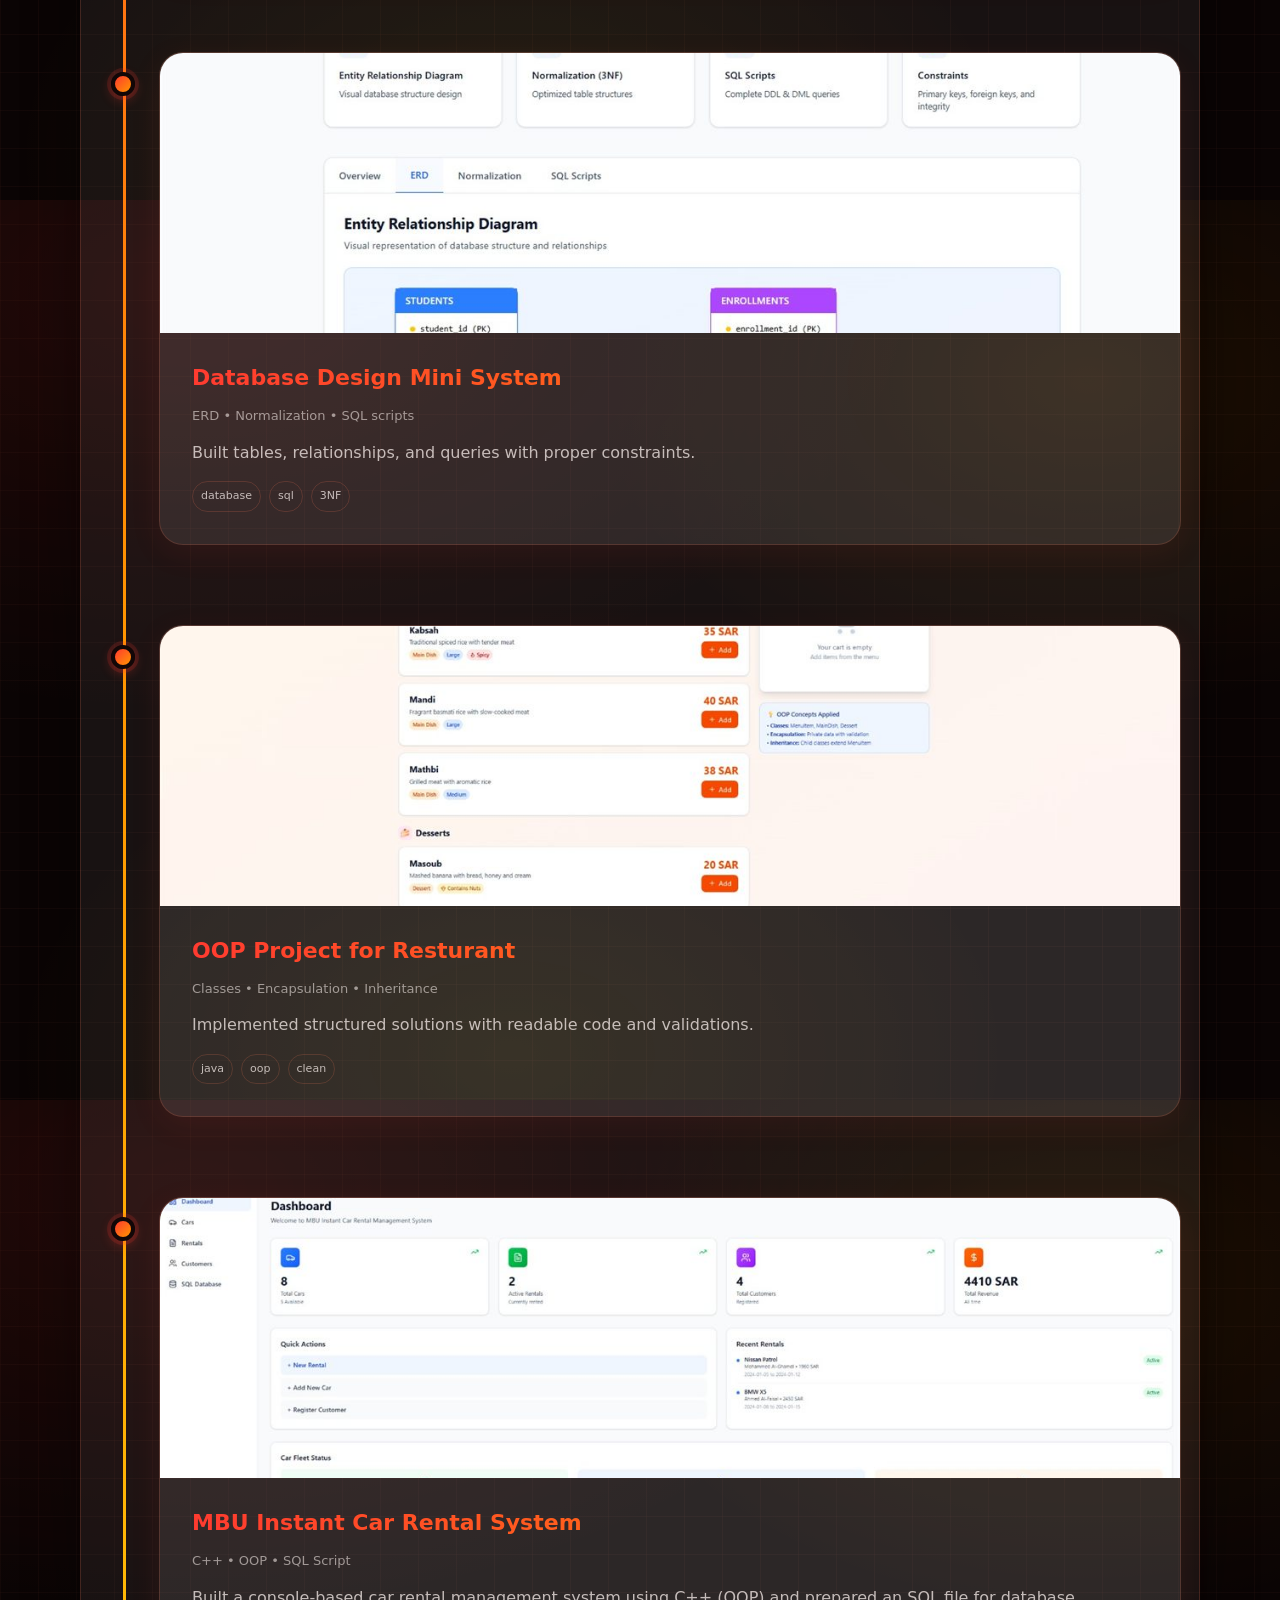
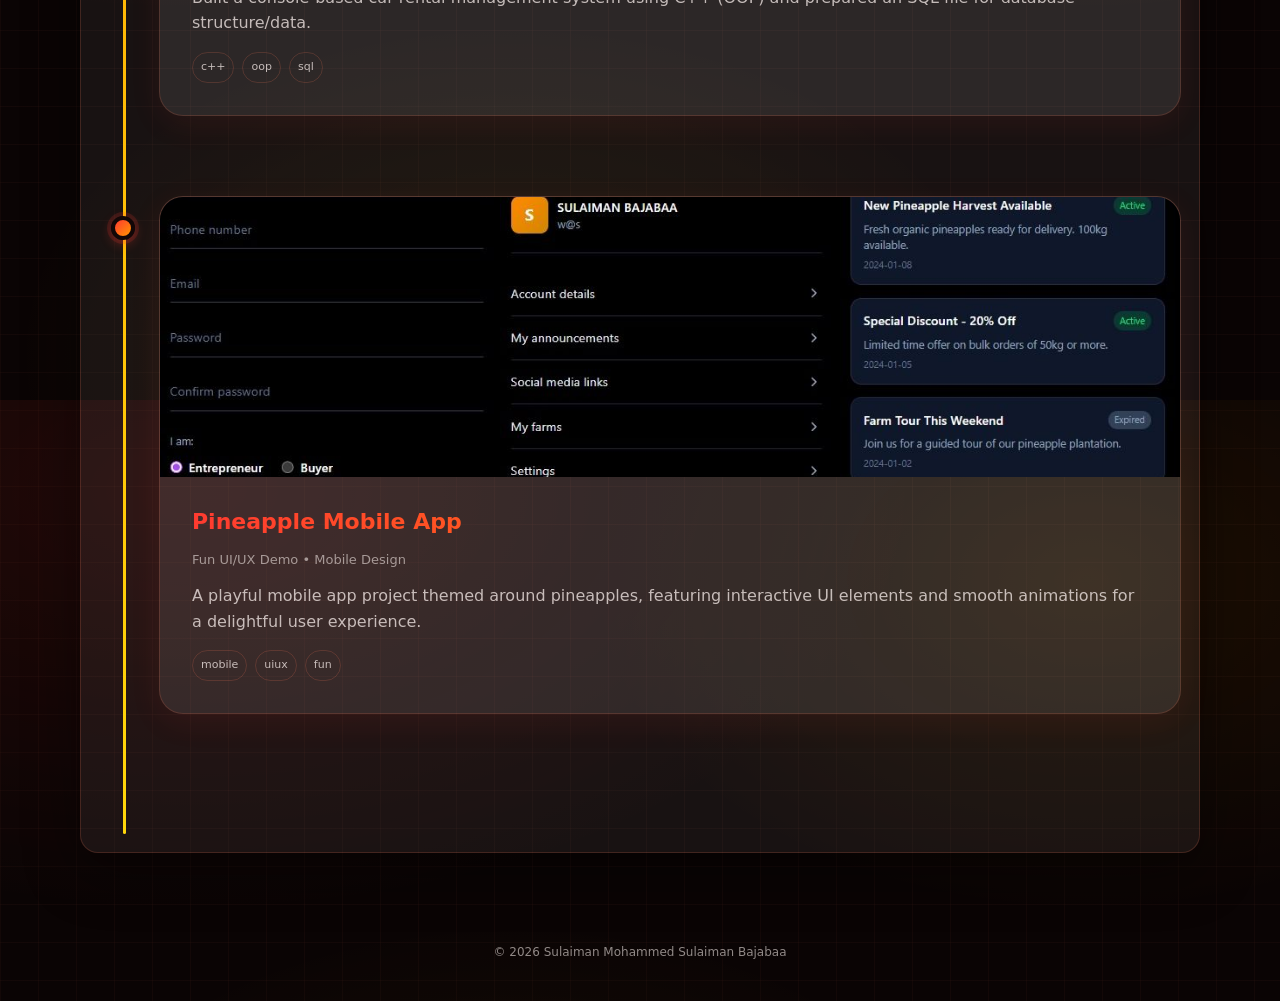
<file: projects.html>
<!doctype html>
<html lang="en">
<head>
  <meta charset="utf-8" />
  <meta name="viewport" content="width=device-width,initial-scale=1" />
  <title>My Portfolio | Projects</title>
  <link rel="stylesheet" href="style.css" />
</head>
<body>
<a class="skip" href="#main">Skip to content</a>

<header class="site-header">
  <div class="container navbar">
    <a class="brand" href="index.html">
      <img class="brand-avatar" src="assets/me.jpg" alt="Sulaiman Mohammed Sulaiman Bajabaa" />
      <div class="title">
        <strong>Sulaiman Mohammed Sulaiman Bajabaa</strong>
        <span>Software Development • UTeM</span>
      </div>
    </a>

    <nav class="navlinks" aria-label="Primary">
      <a data-nav href="index.html">Home</a>
      <a data-nav href="about.html">About</a>
      <a data-nav href="academics.html">Academics</a>
      <a data-nav href="projects.html">Projects</a>
      <a data-nav href="gallery.html">Skills</a>
      <a data-nav href="contact.html">Contact</a>
    </nav>

    <div class="actions">
      <button class="pill" onclick="toggleTheme()" aria-label="Toggle theme"><span class="theme-icon">🌙</span> <span style="font-size:12px;color:var(--muted)">Theme</span></button>
      <a class="pill" href="assets/resume.pdf" target="_blank" rel="noreferrer">⬇️ <span style="font-size:12px;color:var(--muted)">Resume</span></a>
    </div>
  </div>
</header>

<main id="main" class="container">
  <section class="hero">
    <div class="hero-grid">
      <div>
        <h1>Projects &amp; Work Produced</h1>
        <p class="lead">
          A selection of my academic and practical work. Scroll to discover each project along the journey.
        </p>
      </div>

      <div class="card">
        <strong>🐙 GitHub</strong>
        <p style="color:var(--muted);margin:10px 0 12px;">
          Visit my GitHub profile to view repositories and code.
        </p>

        <div class="proj-links">
          <a class="btn-mini" href="https://github.com/slomsli" target="_blank" rel="noreferrer">
            🐙 @slomsli
          </a>
        </div>
      </div>
    </div>
  </section>

  <div class="section-title">
    <h2>Project Journey</h2>
    <p>Follow the roadmap to explore my work</p>
  </div>

  <section class="card">
    <div class="roadmap-timeline">
      <div class="roadmap-line"></div>
      
      <div class="roadmap-node" id="dad">
        <div class="roadmap-dot"></div>
        <div class="roadmap-content">
          <div class="roadmap-image-wrapper">
            <img src="assets/dadproject.png" alt="DAD Project" class="roadmap-image" loading="lazy" decoding="async" />
          </div>
          <div class="roadmap-text">
            <h3>DAD-Project (Web System)</h3>
            <div class="meta">Role: Full-stack (student project) • Tools: PHP, MySQL, JavaScript</div>
            <p>Developed a web-based system with database integration, basic CRUD features, and structured documentation.</p>
            <div class="badges">
              <span class="badge">web</span><span class="badge">database</span><span class="badge">php</span>
            </div>
          </div>
        </div>
      </div>

      <div class="roadmap-node" id="iras">
        <div class="roadmap-dot"></div>
        <div class="roadmap-content">
          <div class="roadmap-image-wrapper">
            <img src="assets/Iras_project .jpg" alt="IRAS Project" class="roadmap-image" loading="lazy" decoding="async" />
          </div>
          <div class="roadmap-text">
            <h3>IRAS (Inspection &amp; Reporting Asset System)</h3>
            <div class="meta">Role: UI development • Tools: React/TypeScript</div>
            <p>Designed clean pages, navigation structure, and forms for asset workflows.</p>
            <div class="badges">
              <span class="badge">web</span><span class="badge">uiux</span><span class="badge">react</span>
            </div>
          </div>
        </div>
      </div>

      <div class="roadmap-node" id="database">
        <div class="roadmap-dot"></div>
        <div class="roadmap-content">
          <div class="roadmap-image-wrapper">
            <img src="assets/database.jpeg" alt="Database Design" class="roadmap-image" loading="lazy" decoding="async" />
          </div>
          <div class="roadmap-text">
            <h3>Database Design Mini System</h3>
            <div class="meta">ERD • Normalization • SQL scripts</div>
            <p>Built tables, relationships, and queries with proper constraints.</p>
            <div class="badges">
              <span class="badge">database</span><span class="badge">sql</span><span class="badge">3NF</span>
            </div>
          </div>
        </div>
      </div>

      <div class="roadmap-node" id="oop">
        <div class="roadmap-dot"></div>
        <div class="roadmap-content">
          <div class="roadmap-image-wrapper">
            <img src="assets/oop project.jpeg" alt="OOP Java Project" class="roadmap-image" loading="lazy" decoding="async" />
          </div>
          <div class="roadmap-text">
            <h3>OOP Project for  Resturant </h3>
            <div class="meta">Classes • Encapsulation • Inheritance</div>
            <p>Implemented structured solutions with readable code and validations.</p>
            <div class="badges">
              <span class="badge">java</span><span class="badge">oop</span><span class="badge">clean</span>
            </div>
          </div>
        </div>
      </div>

      <div class="roadmap-node">
        <div class="roadmap-dot"></div>
        <div class="roadmap-content">
          <div class="roadmap-image-wrapper">
            <img src="assets/MBU project.jpeg" alt="MBU Car Rental" class="roadmap-image" loading="lazy" decoding="async" />
          </div>
          <div class="roadmap-text">
            <h3>MBU Instant Car Rental System</h3>
            <div class="meta">C++ • OOP • SQL Script</div>
            <p>Built a console-based car rental management system using C++ (OOP) and prepared an SQL file for database structure/data.</p>
            <div class="badges">
              <span class="badge">c++</span><span class="badge">oop</span><span class="badge">sql</span>
            </div>
          </div>
        </div>
      </div>

      <div class="roadmap-node">
        <div class="roadmap-dot"></div>
        <div class="roadmap-content">
          <div class="roadmap-image-wrapper roadmap-gallery">
            <img src="assets/mobile app pinapple  registration first page  .jpeg" alt="Pineapple - Page 1" class="roadmap-image" loading="lazy" decoding="async" />
            <img src="assets/second page for mobile application pinapple  .jpeg" alt="Pineapple - Page 2" class="roadmap-image" loading="lazy" decoding="async" />
            <img src="assets/third page for the mobile app pinnaple .jpeg" alt="Pineapple - Page 3" class="roadmap-image" loading="lazy" decoding="async" />
          </div>
          <div class="roadmap-text">
            <h3>Pineapple Mobile App</h3>
            <div class="meta">Fun UI/UX Demo • Mobile Design</div>
            <p>A playful mobile app project themed around pineapples, featuring interactive UI elements and smooth animations for a delightful user experience.</p>
            <div class="badges">
              <span class="badge">mobile</span><span class="badge">uiux</span><span class="badge">fun</span>
            </div>
          </div>
        </div>
      </div>

    </div>
  </section>
</main>

<footer class="footer">
  <div class="container">© <span id="year"></span> Sulaiman Mohammed Sulaiman Bajabaa</div>
</footer>

<div id="toast" class="toast" role="status" aria-live="polite"></div>

<script src="app.js"></script>
<script>
  document.getElementById("year").textContent = new Date().getFullYear();
</script>
</body>
</html>
</file>
<file: style.css>
*{ box-sizing:border-box; }
html, body{ height:100%; }
img{ max-width:100%; display:block; }
a{ color:inherit; text-decoration:none; }
button, input, textarea{ font:inherit; }
::selection{ background: rgba(255, 59, 48, .25); }


:root{
  --bg: #120707;

  --card: rgba(255,255,255,.06);
  --card2: rgba(255,255,255,.09);
  --border: rgba(255,120,90,.18);
  --grid: rgba(255,120,90,.06);

  --text: rgba(255,245,242,.92);
  --muted: rgba(255,245,242,.72);
  --muted2: rgba(255,245,242,.55);

  --shadow: 0 18px 55px rgba(0,0,0,.45);

 
  --accent: #ff3b30;   
  --accent2: #ff9500;
  --accent3: #ffd60a;  

  --radius: 18px;
  --radius2: 26px;
  --max: 1120px;
}


body[data-theme="light"]{
  --bg: #fff7f6;


  --card: rgba(255,255,255,.92);
  --card2: rgba(255,255,255,.96);

  --border: rgba(170, 60, 50, .20);
  --grid: rgba(170, 60, 50, .035);

  --text: rgba(18, 10, 10, .92);
  --muted: rgba(18, 10, 10, .76);
  --muted2: rgba(18, 10, 10, .56);

  --shadow: 0 18px 55px rgba(24, 34, 60, .10);
}


body{
  margin:0;
  font-family: ui-sans-serif, system-ui, -apple-system, Segoe UI, Roboto, Arial;
  line-height:1.5;
  color: var(--text);
  transition: background-color .4s ease, color .4s ease;
  background-color: var(--bg);

  background:
    linear-gradient(to bottom, rgba(0,0,0,.42), rgba(0,0,0,.42)),
    radial-gradient(1200px 700px at 15% 10%, rgba(255,59,48,.18), transparent 60%),
    radial-gradient(900px 600px at 85% 20%, rgba(255,149,0,.14), transparent 55%),
    radial-gradient(900px 600px at 40% 95%, rgba(255,214,10,.10), transparent 55%),
    linear-gradient(var(--grid) 1px, transparent 1px),
    linear-gradient(90deg, var(--grid) 1px, transparent 1px),
    var(--bg);

  background-size:
    auto, auto, auto, auto,
    38px 38px,
    38px 38px,
    auto;

  overflow-x:hidden;
}


body[data-theme="light"]{
  background:
    radial-gradient(1200px 700px at 15% 10%, rgba(255,59,48,.10), transparent 60%),
    radial-gradient(900px 600px at 85% 20%, rgba(255,149,0,.08), transparent 55%),
    radial-gradient(900px 600px at 40% 95%, rgba(255,214,10,.06), transparent 55%),
    linear-gradient(var(--grid) 1px, transparent 1px),
    linear-gradient(90deg, var(--grid) 1px, transparent 1px),
    var(--bg);
  background-color: var(--bg);

  background-size:
    auto, auto, auto,
    38px 38px,
    38px 38px,
    auto;
}


.container{ width: min(var(--max), calc(100% - 40px)); margin:0 auto; }
main{ padding: 28px 0 60px; }
.footer{ padding: 30px 0 40px; text-align:center; font-size:12px; color: var(--muted2); }

.skip{
  position:absolute;
  left:-999px;
  top:8px;
  padding:10px 12px;
  background: var(--card2);
  border: 1px solid var(--border);
  border-radius:12px;
}
.skip:focus{ left:12px; z-index:9999; }


header.site-header{
  position: sticky;
  top: 10px;
  z-index: 50;
  backdrop-filter: blur(12px);
  background: linear-gradient(to bottom, rgba(0,0,0,.52), rgba(0,0,0,.18));
  border-bottom: 1px solid var(--border);
}
body[data-theme="light"] header.site-header{
  background: rgba(255,255,255,.92);
}

.navbar{
  display:flex;
  align-items:center;
  justify-content: space-between;
  gap: 12px;
  padding: 14px 0;
}

.brand{
  display:flex;
  align-items:center;
  gap: 10px;
}

.logo{
  width: 40px;
  height: 40px;
  border-radius: 14px;
  background: conic-gradient(from 220deg, var(--accent), var(--accent2), var(--accent3), var(--accent));
  box-shadow: 0 0 0 6px rgba(255, 59, 48, .10);
}

.brand .title{
  display:grid;
  line-height: 1.1;
}
.brand .title strong{ font-size: 14px; letter-spacing: .3px; }
.brand .title span{ font-size: 12px; color: var(--muted2); }

.navlinks{
  display:flex;
  gap: 6px;
  flex-wrap: wrap;
  justify-content: center;
}
.navlinks a{
  padding: 10px 12px;
  border-radius: 12px;
  border: 1px solid var(--border);
  background: rgba(0,0,0,.12);
  color: var(--muted);
  transition: .18s ease;
}
body[data-theme="light"] .navlinks a{ background: rgba(255,255,255,.62); }
.navlinks a:hover{
  transform: translateY(-1px);
  color: var(--text);
  border-color: rgba(255,59,48,.40);
}
.navlinks a.active{
  background: linear-gradient(135deg, rgba(255,59,48,.22), rgba(255,149,0,.16));
  border-color: rgba(255,59,48,.48);
  color: var(--text);
}

.actions{ display:flex; align-items:center; gap: 8px; }
.pill{
  border: 1px solid var(--border);
  background: rgba(0,0,0,.16);
  color: var(--text);
  padding: 10px 12px;
  border-radius: 14px;
  cursor:pointer;
  transition: .18s ease;
  display:inline-flex;
  align-items:center;
  gap: 8px;
}
body[data-theme="light"] .pill{ background: rgba(255,255,255,.72); }
.pill:hover{ transform: translateY(-1px); border-color: rgba(255,59,48,.42); }
.pill:active{ transform: translateY(0px); }

/* Theme Toggle Animation */
.pill[onclick*="toggleTheme"]{
  position: relative;
  overflow: visible;
  min-height: 36px;
}

.theme-icon{
  display: inline-flex;
  align-items: center;
  justify-content: center;
  font-size: 16px;
  line-height: 1;
  animation: themeIconDrop .5s cubic-bezier(.2,.9,.2,1);
}

@keyframes themeIconDrop{
  0%{
    opacity: 0;
    transform: translateY(-20px) scale(.8);
  }
  60%{
    opacity: 1;
    transform: translateY(2px) scale(1.05);
  }
  100%{
    opacity: 1;
    transform: translateY(0) scale(1);
  }
}


.brand-avatar{
  width: 38px;
  height: 38px;
  border-radius: 14px;
  object-fit: cover;
  border: 1px solid var(--border);
  box-shadow: 0 10px 26px rgba(0,0,0,.28);
  flex: 0 0 auto;
}

.avatar-img{
  width: 54px;
  height: 54px;
  border-radius: 16px;
  object-fit: cover;
  border: 1px solid var(--border);
  box-shadow: 0 16px 40px rgba(0,0,0,.35);
  flex: 0 0 auto;
}

.hero{
  border: 1px solid var(--border);
  background: linear-gradient(135deg, rgba(255,59,48,.12), rgba(255,149,0,.10), rgba(255,214,10,.08));
  border-radius: var(--radius2);
  padding: 26px;
  box-shadow: var(--shadow);
  position: relative;
  overflow: hidden;
}
body[data-theme="light"] .hero{
  background: linear-gradient(135deg, rgba(255,255,255,.92), rgba(255,255,255,.86));
}


.hero::before{
  content:"";
  position:absolute;
  inset:-40%;
  background: repeating-linear-gradient(
    to bottom,
    rgba(255,59,48,.08) 0px,
    rgba(255,59,48,.08) 1px,
    transparent 7px,
    transparent 12px
  );
  transform: rotate(8deg);
  opacity: .22;
  animation: scan 9s linear infinite;
  pointer-events:none;
}
@keyframes scan{
  0%{ transform: translateY(-10%) rotate(8deg); }
  100%{ transform: translateY(10%) rotate(8deg); }
}

.hero-grid{
  display:grid;
  grid-template-columns: 1.6fr .9fr;
  gap: 18px;
  position: relative;
  z-index: 1;
}
@media (max-width: 900px){
  .hero-grid{ grid-template-columns: 1fr; }
}

h1{
  margin: 0 0 10px;
  font-size: clamp(28px, 3.2vw, 44px);
  line-height: 1.08;
  letter-spacing: -0.5px;
}
.lead{
  margin: 0 0 18px;
  font-size: 15px;
  color: var(--muted);
}
body[data-theme="light"] .lead{
  color: var(--muted);
  font-weight: 520;
}

.section-title{
  display:flex;
  align-items:center;
  justify-content: space-between;
  gap: 12px;
  margin: 24px 0 12px;
}
.section-title h2{ margin:0; font-size:18px; letter-spacing:.2px; }
.section-title p{ margin:0; color: var(--muted2); font-size:12px; }

.card{
  border: 1px solid var(--border);
  background: var(--card);
  border-radius: var(--radius);
  padding: 18px;
  box-shadow: var(--shadow);
}

hr.sep{
  border:none;
  border-top: 1px solid var(--border);
  margin: 20px 0;
}

.grid-2{ display:grid; grid-template-columns: 1fr 1fr; gap:16px; }
.grid-3{ display:grid; grid-template-columns: 1fr 1fr 1fr; gap:16px; }
@media (max-width: 900px){
  .grid-2, .grid-3{ grid-template-columns: 1fr; }
}


.btnrow{ display:flex; gap: 10px; flex-wrap: wrap; }
.btn-primary, .btn-ghost{
  padding: 11px 13px;
  border-radius: 14px;
  color: var(--text);
  cursor:pointer;
  transition: .18s ease;
  border: 1px solid var(--border);
}
.btn-primary{
  background: linear-gradient(135deg, rgba(255,59,48,.90), rgba(255,149,0,.58));
  border-color: rgba(255,59,48,.50);
}
.btn-ghost{ background: transparent; }
.btn-primary:hover, .btn-ghost:hover{ transform: translateY(-1px); }
.btn-primary:active, .btn-ghost:active{ transform: translateY(0px); }

.tagrow{ display:flex; flex-wrap:wrap; gap: 10px; margin: 14px 0 0; }
.tag{
  font-size: 12px;
  padding: 8px 10px;
  border-radius: 999px;
  border: 1px solid var(--border);
  background: rgba(0,0,0,.14);
  color: var(--muted);
}
body[data-theme="light"] .tag{ background: rgba(255,255,255,.62); }

.notice{ margin-top: 10px; font-size: 12px; color: var(--muted2); }


.profile{ display:flex; gap: 14px; align-items:center; }

.kpi{ display:grid; gap: 6px; }
.kpi strong{ font-size: 22px; }
.kpi span{ color: var(--muted2); font-size: 12px; }


/* School Card Styles */
.school-cards {
  display: grid;
  gap: 18px;
  margin-bottom: 18px;
}
.school-card {
  display: flex;
  align-items: center;
  gap: 18px;
  background: var(--card2);
  border: 1px solid var(--border);
  border-radius: var(--radius);
  padding: 18px 22px;
  box-shadow: 0 8px 32px rgba(255,59,48,.08);
  transition: all 0.4s cubic-bezier(.2,.9,.2,1);
  opacity: 0;
  transform: translateY(30px);
}
.school-card.animated-card {
  animation: schoolSlideIn 0.6s cubic-bezier(.2,.9,.2,1) forwards;
}
.school-card.animated-card:nth-child(1) { animation-delay: 0.1s; }
.school-card.animated-card:nth-child(2) { animation-delay: 0.2s; }
.school-card.animated-card:nth-child(3) { animation-delay: 0.3s; }
.school-card.animated-card:nth-child(4) { animation-delay: 0.4s; }

@keyframes schoolSlideIn {
  from {
    opacity: 0;
    transform: translateY(30px);
  }
  to {
    opacity: 1;
    transform: translateY(0);
  }
}

.school-card:hover {
  transform: translateY(-5px);
  box-shadow: 0 12px 40px rgba(255,59,48,.15);
  border-color: var(--accent);
}

.school-card.utem-card {
  background: linear-gradient(135deg, rgba(255,59,48,.08), rgba(255,149,0,.05));
  border-color: rgba(255,59,48,.25);
}

.school-logo {
  width: 64px;
  height: 64px;
  border-radius: 14px;
  object-fit: cover;
  box-shadow: 0 4px 18px rgba(255,59,48,.10);
  background: #fff;
  transition: transform 0.3s ease;
}
.school-card:hover .school-logo {
  transform: scale(1.1) rotate(3deg);
}
.school-card h3 {
  margin: 0 0 4px;
  font-size: 20px;
  background: linear-gradient(90deg, var(--accent), var(--accent2));
  -webkit-background-clip: text;
  background-clip: text;
  color: transparent;
}
.school-years {
  font-size: 13px;
  color: var(--muted2);
  margin-bottom: 6px;
  display: block;
}
.school-card p {
  margin: 0;
  color: var(--muted);
  font-size: 14px;
}

.filterbar{
  display:flex;
  gap: 10px;
  flex-wrap: wrap;
  align-items:center;
  justify-content: space-between;
}
.search{
  flex: 1;
  min-width: 220px;
  padding: 11px 12px;
  border-radius: 14px;
  border: 1px solid var(--border);
  background: rgba(0,0,0,.12);
  color: var(--text);
  outline:none;
}
body[data-theme="light"] .search{ background: rgba(255,255,255,.86); }

.chips{ display:flex; gap: 8px; flex-wrap: wrap; }
.chip{
  padding: 9px 10px;
  border-radius: 999px;
  border: 1px solid var(--border);
  background: rgba(0,0,0,.10);
  color: var(--muted);
  cursor:pointer;
  transition: .15s ease;
  font-size: 12px;
}
body[data-theme="light"] .chip{ background: rgba(255,255,255,.86); }
.chip.active{
  background: linear-gradient(135deg, rgba(255,59,48,.22), rgba(255,149,0,.16));
  border-color: rgba(255,59,48,.46);
  color: var(--text);
}

.project{
  padding: 16px;
  border-radius: 18px;
  border: 1px solid var(--border);
  background: rgba(0,0,0,.10);
  display:grid;
  gap: 8px;
  transition: .18s ease;
  position: relative;
}
body[data-theme="light"] .project{ background: rgba(255,255,255,.90); }
.project:hover{ transform: translateY(-2px); border-color: rgba(255,59,48,.40); }

.project .meta{ color: var(--muted2); font-size: 12px; }
.badges{ display:flex; gap: 8px; flex-wrap: wrap; }
.badge{
  font-size: 11px;
  padding: 6px 8px;
  border-radius: 999px;
  border: 1px solid var(--border);
  color: var(--muted);
}


.project::after{
  content: attr(data-tags);
  position:absolute;
  top: 12px;
  right: 12px;
  font-size: 10px;
  padding: 6px 8px;
  border-radius: 999px;
  border: 1px solid var(--border);
  background: rgba(0,0,0,.18);
  color: var(--muted2);
  letter-spacing: .4px;
  text-transform: uppercase;
}
body[data-theme="light"] .project::after{ background: rgba(255,255,255,.92); }

/* Roadmap Timeline Styles */
.roadmap-timeline {
  position: relative;
  padding: 60px 0 40px 60px;
  margin: 0 auto;
}

.roadmap-line {
  position: absolute;
  left: 24px;
  top: 0;
  bottom: 0;
  width: 3px;
  background: linear-gradient(180deg, 
    var(--accent) 0%, 
    var(--accent2) 50%, 
    var(--accent3) 100%);
  border-radius: 3px;
  z-index: 0;
}

.roadmap-node {
  position: relative;
  margin-bottom: 80px;
  opacity: 0;
  transform: translateY(60px);
  animation: roadmapFadeIn 0.8s cubic-bezier(0.16, 1, 0.3, 1) forwards;
}

.roadmap-node:nth-child(2) { animation-delay: 0.15s; }
.roadmap-node:nth-child(3) { animation-delay: 0.3s; }
.roadmap-node:nth-child(4) { animation-delay: 0.45s; }
.roadmap-node:nth-child(5) { animation-delay: 0.6s; }
.roadmap-node:nth-child(6) { animation-delay: 0.75s; }
.roadmap-node:nth-child(7) { animation-delay: 0.9s; }

@keyframes roadmapFadeIn {
  to {
    opacity: 1;
    transform: translateY(0);
  }
}

.roadmap-dot {
  position: absolute;
  left: -48px;
  top: 20px;
  width: 24px;
  height: 24px;
  border-radius: 50%;
  background: linear-gradient(135deg, var(--accent), var(--accent2));
  border: 4px solid var(--bg);
  box-shadow: 0 0 0 4px rgba(255, 59, 48, 0.15),
              0 4px 12px rgba(255, 59, 48, 0.3);
  z-index: 2;
  transition: all 0.4s cubic-bezier(0.16, 1, 0.3, 1);
}

.roadmap-node:hover .roadmap-dot {
  transform: scale(1.3);
  box-shadow: 0 0 0 8px rgba(255, 59, 48, 0.2),
              0 6px 20px rgba(255, 59, 48, 0.4);
}

.roadmap-content {
  background: var(--card2);
  border: 1px solid var(--border);
  border-radius: 24px;
  padding: 0;
  overflow: hidden;
  box-shadow: 0 8px 32px rgba(255, 59, 48, 0.08);
  transition: all 0.4s cubic-bezier(0.16, 1, 0.3, 1);
}

.roadmap-content:hover {
  transform: translateX(12px) translateY(-8px);
  box-shadow: 0 20px 60px rgba(255, 59, 48, 0.18);
  border-color: rgba(255, 59, 48, 0.4);
}

.roadmap-image-wrapper {
  width: 100%;
  height: 280px;
  overflow: hidden;
  position: relative;
  background: linear-gradient(135deg, rgba(255,59,48,0.05), rgba(255,149,0,0.05));
}

.roadmap-image {
  width: 100%;
  height: 100%;
  object-fit: cover;
  transition: transform 0.6s cubic-bezier(0.16, 1, 0.3, 1);
}

.roadmap-content:hover .roadmap-image {
  transform: scale(1.08);
}

.roadmap-gallery {
  display: grid;
  grid-template-columns: repeat(3, 1fr);
  gap: 0;
  height: 280px;
}

.roadmap-gallery .roadmap-image {
  width: 100%;
  height: 280px;
  object-fit: cover;
}

.roadmap-text {
  padding: 28px 32px 32px;
}

.roadmap-text h3 {
  margin: 0 0 12px 0;
  font-size: 22px;
  background: linear-gradient(90deg, var(--accent), var(--accent2));
  -webkit-background-clip: text;
  background-clip: text;
  color: transparent;
  font-weight: 600;
}

.roadmap-text .meta {
  color: var(--muted2);
  font-size: 13px;
  margin-bottom: 14px;
  display: block;
}

.roadmap-text p {
  color: var(--muted);
  line-height: 1.6;
  margin: 0 0 16px 0;
}

@media (max-width: 768px) {
  .roadmap-timeline {
    padding-left: 40px;
  }
  
  .roadmap-line {
    left: 16px;
  }
  
  .roadmap-dot {
    left: -32px;
    width: 20px;
    height: 20px;
  }
  
  .roadmap-image-wrapper {
    height: 200px;
  }
  
  .roadmap-gallery {
    grid-template-columns: 1fr;
    height: auto;
  }
  
  .roadmap-gallery .roadmap-image {
    height: 180px;
  }
  
  .roadmap-text {
    padding: 20px;
  }
  
  .roadmap-text h3 {
    font-size: 18px;
  }
}


.gallery{
  display:grid;
  grid-template-columns: repeat(12, 1fr);
  gap: 12px;
}
.g-item{
  grid-column: span 4;
  border-radius: 18px;
  overflow:hidden;
  border: 1px solid var(--border);
  background: rgba(0,0,0,.10);
  cursor:pointer;
  transition: .18s ease;
}
body[data-theme="light"] .g-item{ background: rgba(255,255,255,.90); }
.g-item:hover{ transform: translateY(-2px); border-color: rgba(255,59,48,.40); }
.g-item .cap{ padding: 12px; font-size: 12px; color: var(--muted); }
@media (max-width: 900px){ .g-item{ grid-column: span 6; } }
@media (max-width: 600px){ .g-item{ grid-column: span 12; } }

/* Skills Grid Styles */
.skills-grid {
  display: grid;
  grid-template-columns: repeat(auto-fit, minmax(320px, 1fr));
  gap: 24px;
  margin-bottom: 32px;
}

.skill-card {
  background: var(--card2);
  border: 1px solid var(--border);
  border-radius: 24px;
  padding: 32px;
  transition: all 0.4s cubic-bezier(0.16, 1, 0.3, 1);
  position: relative;
  overflow: hidden;
}

.skill-card::before {
  content: "";
  position: absolute;
  top: 0;
  left: 0;
  width: 100%;
  height: 4px;
  background: linear-gradient(90deg, var(--accent), var(--accent2));
  transform: scaleX(0);
  transform-origin: left;
  transition: transform 0.4s cubic-bezier(0.16, 1, 0.3, 1);
}

.skill-card:hover::before {
  transform: scaleX(1);
}

.skill-card:hover {
  transform: translateY(-12px);
  box-shadow: 0 20px 60px rgba(255, 59, 48, 0.15);
  border-color: rgba(255, 59, 48, 0.3);
}

.skill-icon {
  font-size: 48px;
  margin-bottom: 16px;
  display: inline-block;
  transition: transform 0.4s cubic-bezier(0.16, 1, 0.3, 1);
}

.skill-card:hover .skill-icon {
  transform: scale(1.2) rotate(5deg);
}

.skill-card h3 {
  margin: 0 0 20px;
  font-size: 22px;
  background: linear-gradient(90deg, var(--accent), var(--accent2));
  -webkit-background-clip: text;
  background-clip: text;
  color: transparent;
}

.skill-items {
  display: flex;
  flex-direction: column;
  gap: 16px;
  margin-bottom: 20px;
}

.skill-item span {
  font-size: 14px;
  color: var(--muted);
  margin-bottom: 6px;
  display: block;
}

.skill-bar {
  width: 100%;
  height: 8px;
  background: rgba(255, 59, 48, 0.1);
  border-radius: 999px;
  overflow: hidden;
}

.skill-fill {
  height: 100%;
  background: linear-gradient(90deg, var(--accent), var(--accent2));
  border-radius: 999px;
  transition: width 0.8s cubic-bezier(0.16, 1, 0.3, 1);
  box-shadow: 0 0 12px rgba(255, 59, 48, 0.4);
}

.skill-card:hover .skill-fill {
  box-shadow: 0 0 18px rgba(255, 59, 48, 0.6);
}

/* Quality Cards for About Page */
.qualities-grid {
  display: grid;
  grid-template-columns: repeat(auto-fit, minmax(280px, 1fr));
  gap: 28px;
  margin-bottom: 40px;
}

.quality-card {
  background: var(--card2);
  border: 1px solid var(--border);
  border-radius: 24px;
  overflow: hidden;
  transition: all 0.4s cubic-bezier(0.16, 1, 0.3, 1);
}

.quality-card:hover {
  transform: translateY(-12px) scale(1.02);
  box-shadow: 0 20px 60px rgba(255, 59, 48, 0.18);
  border-color: rgba(255, 59, 48, 0.4);
}

.quality-image-wrapper {
  width: 100%;
  height: 220px;
  position: relative;
  overflow: hidden;
  background: linear-gradient(135deg, rgba(255,59,48,0.05), rgba(255,149,0,0.05));
}

.quality-image {
  width: 100%;
  height: 100%;
  object-fit: cover;
  transition: transform 0.6s cubic-bezier(0.16, 1, 0.3, 1);
}

.quality-card:hover .quality-image {
  transform: scale(1.1);
}

.quality-overlay {
  position: absolute;
  top: 0;
  left: 0;
  width: 100%;
  height: 100%;
  background: linear-gradient(135deg, rgba(255,59,48,0.7), rgba(255,149,0,0.7));
  opacity: 0;
  transition: opacity 0.4s;
  display: flex;
  align-items: center;
  justify-content: center;
}

.quality-card:hover .quality-overlay {
  opacity: 1;
}

.quality-number {
  font-size: 64px;
  font-weight: 700;
  color: white;
  text-shadow: 0 4px 12px rgba(0,0,0,0.3);
}

.quality-content {
  padding: 24px 28px 28px;
}

.quality-content h3 {
  margin: 0 0 12px;
  font-size: 20px;
  background: linear-gradient(90deg, var(--accent), var(--accent2));
  -webkit-background-clip: text;
  background-clip: text;
  color: transparent;
}

.quality-content p {
  color: var(--muted);
  line-height: 1.6;
  margin: 0 0 16px;
  font-size: 14px;
}

.modal{
  position: fixed;
  inset: 0;
  display:none;
  place-items:center;
  background: rgba(0,0,0,.65);
  padding: 20px;
  z-index: 999;
}
.modal.show{ display:grid; }
.modal .box{
  width: min(920px, 100%);
  border-radius: 22px;
  border: 1px solid var(--border);
  background: var(--bg);
  box-shadow: var(--shadow);
  overflow:hidden;
}
.modal .top{
  display:flex;
  align-items:center;
  justify-content: space-between;
  gap: 10px;
  padding: 12px 14px;
  border-bottom: 1px solid var(--border);
}
.modal .top strong{ font-size: 13px; }
.modal .content{ padding: 14px; }
.modal .close{
  border: 1px solid var(--border);
  background: rgba(0,0,0,.18);
  color: var(--text);
  padding: 8px 10px;
  border-radius: 12px;
  cursor:pointer;
}
body[data-theme="light"] .modal .close{ background: rgba(255,255,255,.92); }


.form{ display:grid; gap: 12px; }
.field{ display:grid; gap: 6px; position: relative; }
.field label{ 
  font-size: 12px; 
  color: var(--muted2);
  font-weight: 500;
  letter-spacing: 0.5px;
}
.field input, .field textarea{
  padding: 11px 12px;
  border-radius: 14px;
  border: 1px solid var(--border);
  background: rgba(0,0,0,.12);
  color: var(--text);
  outline:none;
  transition: all 0.3s cubic-bezier(0.4, 0, 0.2, 1);
}
.field input:hover, .field textarea:hover{
  border-color: rgba(255, 59, 48, 0.3);
  background: rgba(0,0,0,.18);
}
body[data-theme="light"] .field input,
body[data-theme="light"] .field textarea{ 
  background: rgba(255,255,255,.92);
}
body[data-theme="light"] .field input:hover,
body[data-theme="light"] .field textarea:hover{
  background: rgba(255,255,255,1);
  border-color: rgba(255, 59, 48, 0.4);
}
.field textarea{ min-height: 120px; resize: vertical; }
.help{ 
  font-size: 12px; 
  color: var(--muted2);
  display: flex;
  align-items: center;
  gap: 6px;
}

.toast{
  position: fixed;
  bottom: 18px;
  left: 50%;
  transform: translateX(-50%);
  padding: 10px 12px;
  border-radius: 14px;
  border: 1px solid var(--border);
  background: rgba(0,0,0,.55);
  backdrop-filter: blur(10px);
  color: var(--text);
  display:none;
  z-index: 1000;
}
body[data-theme="light"] .toast{ background: rgba(255,255,255,.92); }
.toast.show{ display:block; }


.cursor-glow{
  position: fixed;
  left: 0;
  top: 0;
  width: 320px;
  height: 320px;
  border-radius: 999px;
  pointer-events: none;
  z-index: 5;
  transform: translate(-50%, -50%);
  opacity: .28;
  filter: blur(2px);
  background: radial-gradient(circle,
    rgba(255,59,48,.35) 0%,
    rgba(255,149,0,.18) 35%,
    rgba(255,214,10,.10) 55%,
    transparent 70%
  );
  mix-blend-mode: screen;
}
body[data-theme="light"] .cursor-glow{
  opacity: .20;
  mix-blend-mode: multiply;
}


.buddy{
  position: fixed;
  right: 16px;
  bottom: 16px;
  width: 118px;
  height: 74px;
  border-radius: 18px;
  border: 1px solid var(--border);
  background: rgba(0,0,0,.22);
  backdrop-filter: blur(10px);
  box-shadow: var(--shadow);
  z-index: 60;
  display:flex;
  align-items:center;
  justify-content: center;
  gap: 10px;
  cursor: pointer;
  user-select: none;
}
body[data-theme="light"] .buddy{ background: rgba(255,255,255,.86); }

.buddy .eye{
  width: 34px;
  height: 34px;
  border-radius: 999px;
  border: 1px solid var(--border);
  background: rgba(255,255,255,.08);
  position: relative;
  overflow: hidden;
}
body[data-theme="light"] .buddy .eye{ background: rgba(0,0,0,.04); }

.buddy .pupil{
  width: 12px;
  height: 12px;
  border-radius: 999px;
  position:absolute;
  left: 50%;
  top: 50%;
  transform: translate(-50%, -50%);
  background: radial-gradient(circle, var(--accent) 0%, rgba(255,59,48,.45) 55%, rgba(0,0,0,.35) 100%);
  box-shadow: 0 0 18px rgba(255,59,48,.30);
}

.buddy .hint{
  position: absolute;
  left: 10px;
  top: -28px;
  font-size: 11px;
  color: var(--muted2);
  background: rgba(0,0,0,.22);
  border: 1px solid var(--border);
  padding: 6px 8px;
  border-radius: 12px;
  opacity: 0;
  transform: translateY(4px);
  transition: .18s ease;
  pointer-events:none;
  white-space: nowrap;
}
body[data-theme="light"] .buddy .hint{ background: rgba(255,255,255,.92); }
.buddy:hover .hint{ opacity: 1; transform: translateY(0); }


.buddy.pop{ animation: buddyPop .35s ease; }
@keyframes buddyPop{
  0%{ transform: translateY(0) scale(1); }
  50%{ transform: translateY(-4px) scale(1.03); }
  100%{ transform: translateY(0) scale(1); }
}


@media (prefers-reduced-motion: reduce){
  *{ scroll-behavior:auto !important; transition:none !important; animation:none !important; }
  .cursor-glow{ display:none !important; }
}


.navlinks{
  position: relative;
  align-items: center;
}

.nav-face{
  position: absolute;
  left: 0;
  top: -12px;            

  width: 28px;
  height: 28px;
  border-radius: 999px;
  overflow: hidden;
  pointer-events: none;
  z-index: 10;

  border: 2px solid rgba(255,59,48,.55);
  box-shadow: 0 10px 18px rgba(0,0,0,.40);
  background: rgba(0,0,0,.25);

  opacity: 0;
  transform: translateX(calc(var(--x, 0px) - 50%));
  transition: none;        
}

body[data-theme="light"] .nav-face{
  background: rgba(255,255,255,.85);
  box-shadow: 0 10px 18px rgba(0,0,0,.18);
}

.nav-face img{
  width: 100%;
  height: 100%;
  object-fit: cover;
  display: block;
}

.nav-face.ready{
  opacity: 1;
  transition: transform .26s cubic-bezier(.2,.9,.2,1);
}


.nav-face.jump{
  animation: faceJump .30s cubic-bezier(.2,.9,.2,1);
}
@keyframes faceJump{
  0%   { transform: translateX(calc(var(--x, 0px) - 50%)) translateY(0) scale(1); }
  45%  { transform: translateX(calc(var(--x, 0px) - 50%)) translateY(-10px) scale(1.06); }
  100% { transform: translateX(calc(var(--x, 0px) - 50%)) translateY(0) scale(1); }
}

@media (max-width: 760px){
  .nav-face{ display:none; }
}

/* Keep buddy near viewport edge on small screens */
@media (max-width: 440px){
  .buddy{ right: 16px; }
}

.hero-left{ max-width: 560px; }

.hero-kicker{
  margin: 0 0 10px;
  color: var(--muted2);
  letter-spacing: .2px;
}

.hero-title{
  margin: 0 0 12px;
  font-size: clamp(30px, 4vw, 46px);
  line-height: 1.05;
}

.hero-name{
  background: linear-gradient(90deg, var(--accent), var(--accent2), var(--accent3));
  -webkit-background-clip: text;
  background-clip: text;
  color: transparent;
}

.hero-role{
  text-decoration: underline;
  text-decoration-thickness: 3px;
  text-underline-offset: 6px;
  text-decoration-color: rgba(255,59,48,.45);
}

.hero-desc{
  margin: 0 0 18px;
  color: var(--muted);
  line-height: 1.6;
}

.hero-cta{ display:flex; gap: 10px; flex-wrap: wrap; }

.hero-socials{
  display: flex;
  gap: 12px;
  margin: 20px 0;
}

.social-icon{
  width: 44px;
  height: 44px;
  border-radius: 50%;
  border: 2px solid var(--border);
  background: rgba(0,0,0,.12);
  display: flex;
  align-items: center;
  justify-content: center;
  color: var(--muted);
  font-size: 14px;
  font-weight: 600;
  transition: .2s ease;
  cursor: pointer;
}
body[data-theme="light"] .social-icon{ background: rgba(255,255,255,.86); }
.social-icon:hover{
  border-color: rgba(255,59,48,.50);
  color: var(--accent);
  transform: translateY(-2px);
}

.hero-image-frame{
  position: relative;
  width: 280px;
  height: 340px;
  display: flex;
  align-items: center;
  justify-content: center;
  perspective: 1200px;
}

.hero-image-frame::before{
  content: "";
  position: absolute;
  inset: 0;
  background: linear-gradient(135deg, rgba(255,59,48,.30), rgba(255,149,0,.20));
  clip-path: polygon(30% 0%, 70% 0%, 100% 30%, 100% 70%, 70% 100%, 30% 100%, 0% 70%, 0% 30%);
  border: 2px solid rgba(255,59,48,.35);
  box-shadow: 
    0 0 60px rgba(255,59,48,.25),
    0 20px 80px rgba(255,59,48,.20),
    inset 0 0 40px rgba(255,59,48,.05);
  filter: blur(0.5px);
}

.hero-image-frame::after{
  content: "";
  position: absolute;
  inset: -20px;
  background: radial-gradient(ellipse at center, rgba(255,59,48,.15), transparent 70%);
  clip-path: polygon(30% 0%, 70% 0%, 100% 30%, 100% 70%, 70% 100%, 30% 100%, 0% 70%, 0% 30%);
  z-index: -1;
  filter: blur(20px);
}

.hero-image-frame img{
  position: relative;
  z-index: 2;
  width: 100%;
  height: 100%;
  object-fit: cover;
  clip-path: polygon(30% 0%, 70% 0%, 100% 30%, 100% 70%, 70% 100%, 30% 100%, 0% 70%, 0% 30%);
  border-radius: 12px;
  filter: drop-shadow(0 10px 30px rgba(0,0,0,.4));
  transform: translateZ(20px);
  transition: transform .3s ease;
}

.hero-image-frame:hover img{
  transform: translateZ(40px) scale(1.02);
}

@media (max-width: 900px){
  .hero-image-frame{
    width: 240px;
    height: 290px;
  }
}

@media (max-width: 600px){
  .hero-image-frame{
    display: none;
  }
}

/* Project Card Enhancements */
.project-card{
  display: flex;
  flex-direction: column;
  gap: 12px;
  transition: all .3s cubic-bezier(.2,.9,.2,1);
  position: relative;
  overflow: hidden;
}

.project-card::before{
  content: "";
  position: absolute;
  top: 0;
  left: -100%;
  width: 100%;
  height: 100%;
  background: linear-gradient(90deg, transparent, rgba(255,59,48,.08), transparent);
  transition: left .5s ease;
  pointer-events: none;
}

.project-card:hover::before{
  left: 100%;
}

.project-card:hover{
  transform: translateY(-8px);
  border-color: rgba(255,59,48,.45);
  box-shadow: 0 20px 50px rgba(255,59,48,.15);
}

.project-header{
  display: flex;
  align-items: baseline;
  justify-content: space-between;
  gap: 12px;
}

.project-header strong{
  font-size: 16px;
  flex: 1;
}

.project-year{
  font-size: 11px;
  color: var(--muted2);
  background: rgba(255,59,48,.08);
  padding: 4px 8px;
  border-radius: 6px;
  white-space: nowrap;
}

.project-subtitle{
  margin: 0;
  font-size: 14px;
  color: var(--muted);
  font-weight: 500;
}

.project-description{
  margin: 0;
  font-size: 13px;
  color: var(--muted2);
  line-height: 1.6;
  flex: 1;
}

.project-link{
  display: inline-block;
  margin-top: 8px;
  color: var(--accent);
  font-size: 12px;
  font-weight: 600;
  text-decoration: none;
  transition: .2s ease;
}

.project-link:hover{
  transform: translateX(4px);
}

/* Stats Section */
.stats-section{
  margin-top: 60px;
  padding: 40px 0;
}

.stats-grid{
  display: grid;
  grid-template-columns: repeat(auto-fit, minmax(160px, 1fr));
  gap: 20px;
}

.stat-box{
  padding: 24px;
  border-radius: var(--radius);
  border: 1px solid var(--border);
  background: linear-gradient(135deg, rgba(255,59,48,.05), rgba(255,149,0,.03));
  text-align: center;
  transition: .3s ease;
}

body[data-theme="light"] .stat-box{
  background: linear-gradient(135deg, rgba(255,59,48,.08), rgba(255,149,0,.06));
}

.stat-box:hover{
  transform: translateY(-4px);
  border-color: rgba(255,59,48,.30);
  box-shadow: 0 12px 30px rgba(255,59,48,.12);
}

.stat-number{
  font-size: clamp(28px, 5vw, 44px);
  font-weight: 700;
  background: linear-gradient(90deg, var(--accent), var(--accent2));
  -webkit-background-clip: text;
  background-clip: text;
  color: transparent;
  margin-bottom: 8px;
}

.stat-label{
  font-size: 13px;
  color: var(--muted2);
  font-weight: 500;
}

/* Animations */
@keyframes fadeInUp{
  from{
    opacity: 0;
    transform: translateY(20px);
  }
  to{
    opacity: 1;
    transform: translateY(0);
  }
}

.project-card{
  animation: fadeInUp .6s ease-out;
}

.project-card:nth-child(1){ animation-delay: .1s; }
.project-card:nth-child(2){ animation-delay: .2s; }
.project-card:nth-child(3){ animation-delay: .3s; }

.stat-box{
  animation: fadeInUp .6s ease-out;
}

.stat-box:nth-child(1){ animation-delay: .4s; }
.stat-box:nth-child(2){ animation-delay: .5s; }
.stat-box:nth-child(3){ animation-delay: .6s; }
.stat-box:nth-child(4){ animation-delay: .7s; }

@media (max-width: 600px){
  .stats-grid{ grid-template-columns: repeat(2, 1fr); }
}

/* Contact Page Styles */
.contact-methods{
  display: grid;
  gap: 16px;
  margin-top: 24px;
}

.contact-item{
  display: flex;
  gap: 12px;
  align-items: flex-start;
  padding: 16px;
  border-radius: 14px;
  border: 1px solid var(--border);
  background: rgba(0,0,0,.06);
  transition: .2s ease;
}

body[data-theme="light"] .contact-item{
  background: rgba(255,255,255,.90);
}

.contact-item:hover{
  border-color: rgba(255,59,48,.30);
  transform: translateX(4px);
}

.contact-icon{
  font-size: 24px;
  line-height: 1;
}

.contact-item strong{
  display: block;
  font-size: 13px;
  color: var(--text);
  margin-bottom: 4px;
}

.contact-item p{
  margin: 0;
  font-size: 12px;
}

.contact-item a{
  color: var(--accent);
  text-decoration: none;
  font-weight: 500;
  transition: .2s ease;
}

.contact-item a:hover{
  text-decoration: underline;
}

.contact-form-wrapper{
  background: linear-gradient(135deg, rgba(255,59,48,.05), rgba(255,149,0,.03));
  border: 1px solid var(--border);
  border-radius: var(--radius2);
  padding: 40px;
  max-width: 680px;
}

body[data-theme="light"] .contact-form-wrapper{
  background: linear-gradient(135deg, rgba(255,59,48,.08), rgba(255,149,0,.06));
}

.form select{
  font-family: inherit;
  cursor: pointer;
}

body[data-theme="light"] .form select{
  background: rgba(255,255,255,.92);
}

@media (max-width: 600px){
  .contact-form-wrapper{
    padding: 28px;
  }
}

/* Enhanced Button Styles */
.btn-primary, .btn-ghost{
  position: relative;
  overflow: hidden;
}

.btn-primary::before, .btn-ghost::before{
  content: "";
  position: absolute;
  top: 50%;
  left: 50%;
  width: 0;
  height: 0;
  border-radius: 50%;
  background: rgba(255,255,255,.15);
  transform: translate(-50%, -50%);
  transition: width .6s, height .6s;
  pointer-events: none;
}

.btn-primary:active::before, .btn-ghost:active::before{
  width: 300px;
  height: 300px;
}

/* Smooth page transitions */
main{
  animation: pageSlide .4s ease-out;
}

@keyframes pageSlide{
  from{
    opacity: 0;
    transform: translateY(10px);
  }
  to{
    opacity: 1;
    transform: translateY(0);
  }
}

/* Improved form field focus states */
.field input:focus, .field textarea:focus, .form select:focus{
  border-color: rgba(255,59,48,.50);
  box-shadow: 0 0 0 3px rgba(255,59,48,.10);
  background: rgba(0,0,0,.16);
}

body[data-theme="light"] .field input:focus,
body[data-theme="light"] .field textarea:focus,
body[data-theme="light"] .form select:focus{
  background: rgba(255,255,255,.96);
}

/* Link hover effects */
a{
  transition: color .2s ease;
}

a:hover{
  color: var(--accent);
}

/* Section title animation */
.section-title{
  animation: fadeInUp .6s ease-out;
}

/* Hero left animation */
.hero-left{
  animation: fadeInLeft .6s ease-out .1s both;
}

@keyframes fadeInLeft{
  from{
    opacity: 0;
    transform: translateX(-30px);
  }
  to{
    opacity: 1;
    transform: translateX(0);
  }
}

/* Hero image animation */
.hero-image-frame{
  animation: fadeInRight .6s ease-out .2s both;
}

@keyframes fadeInRight{
  from{
    opacity: 0;
    transform: translateX(30px);
  }
  to{
    opacity: 1;
    transform: translateX(0);
  }
}

/* Stagger animations for social icons */
.social-icon{
  animation: fadeInUp .6s ease-out;
}

.social-icon:nth-child(1){ animation-delay: .3s; }
.social-icon:nth-child(2){ animation-delay: .35s; }
.social-icon:nth-child(3){ animation-delay: .4s; }
.social-icon:nth-child(4){ animation-delay: .45s; }
.social-icon:nth-child(5){ animation-delay: .5s; }


/* ==========================
   COURSES CARDS (Academic Page)
   ========================== */
.courses-grid{
  display: grid;
  grid-template-columns: repeat(auto-fit, minmax(320px, 1fr));
  gap: 24px;
  margin: 40px auto 60px;
  max-width: var(--max);
  padding: 0 20px;
}

.course-card{
  background: var(--card);
  border: 1px solid var(--border);
  border-radius: var(--radius);
  padding: 32px;
  transition: all 0.4s cubic-bezier(0.4, 0, 0.2, 1);
  cursor: pointer;
  position: relative;
  overflow: hidden;
  animation: fadeInUp .6s ease-out both;
}

.course-card::before{
  content: '';
  position: absolute;
  top: 0;
  left: 0;
  width: 100%;
  height: 3px;
  background: linear-gradient(90deg, var(--accent), var(--accent2));
  transform: scaleX(0);
  transform-origin: left;
  transition: transform 0.4s cubic-bezier(0.4, 0, 0.2, 1);
}

.course-card:hover{
  transform: translateY(-5px);
  background: var(--card2);
  box-shadow: var(--shadow);
}

.course-card:hover::before{
  transform: scaleX(1);
}

.course-card:nth-child(1){ animation-delay: .1s; }
.course-card:nth-child(2){ animation-delay: .2s; }
.course-card:nth-child(3){ animation-delay: .3s; }

.course-icon{
  font-size: 48px;
  margin-bottom: 20px;
  display: inline-block;
  animation: float 3s ease-in-out infinite;
}

.course-card:nth-child(1) .course-icon{ animation-delay: 0s; }
.course-card:nth-child(2) .course-icon{ animation-delay: 0.5s; }
.course-card:nth-child(3) .course-icon{ animation-delay: 1s; }

@keyframes float{
  0%, 100%{ transform: translateY(0px); }
  50%{ transform: translateY(-10px); }
}

.course-card h3{
  color: var(--text);
  font-size: 22px;
  font-weight: 600;
  margin: 0 0 12px;
  letter-spacing: -0.5px;
}

.course-card > p{
  color: var(--muted);
  font-size: 15px;
  line-height: 1.6;
  margin: 0 0 20px;
}

.course-card .badges{
  display: flex;
  gap: 8px;
  flex-wrap: wrap;
}

.course-card .badge{
  padding: 6px 12px;
  font-size: 13px;
  font-weight: 500;
  background: rgba(255, 59, 48, 0.1);
  border: 1px solid rgba(255, 59, 48, 0.25);
  border-radius: 6px;
  color: var(--accent);
  transition: all 0.3s ease;
}

.course-card:hover .badge{
  background: rgba(255, 59, 48, 0.15);
  border-color: var(--accent);
  transform: scale(1.05);
}

@media (max-width: 768px){
  .courses-grid{
    grid-template-columns: 1fr;
    gap: 20px;
    margin: 30px auto 50px;
  }

  .course-card{
    padding: 24px;
  }

  .course-icon{
    font-size: 40px;
    margin-bottom: 16px;
  }

  .course-card h3{
    font-size: 20px;
  }
}


/* ==========================
   CONTACT PAGE STYLES
   ========================== */
.contact-quick-links{
  display: flex;
  flex-wrap: wrap;
  gap: 12px;
  margin: 24px 0;
}

.contact-link-btn{
  display: flex;
  align-items: center;
  gap: 10px;
  padding: 12px 20px;
  background: var(--card);
  border: 1px solid var(--border);
  border-radius: 12px;
  transition: all 0.3s cubic-bezier(0.4, 0, 0.2, 1);
  font-size: 14px;
  color: var(--text);
}

.contact-link-btn:hover{
  background: var(--card2);
  border-color: var(--accent);
  transform: translateY(-2px);
}

.contact-link-icon{
  font-size: 18px;
}

.contact-stats-card{
  background: var(--card);
  border: 1px solid var(--border);
  border-radius: var(--radius2);
  padding: 28px;
  display: flex;
  flex-direction: column;
  gap: 20px;
}

.contact-stat{
  display: flex;
  align-items: flex-start;
  gap: 14px;
}

.contact-stat-icon{
  font-size: 24px;
  width: 48px;
  height: 48px;
  display: flex;
  align-items: center;
  justify-content: center;
  background: linear-gradient(135deg, rgba(255,59,48,.12), rgba(255,149,0,.08));
  border-radius: 12px;
}

.contact-stat strong{
  display: block;
  font-size: 15px;
  margin-bottom: 4px;
}

.contact-stat p{
  font-size: 13px;
  color: var(--muted);
  margin: 0;
}

.contact-form-section{
  display: grid;
  grid-template-columns: 1fr 280px;
  gap: 30px;
  margin-bottom: 60px;
}

.contact-form-card{
  background: var(--card);
  border: 1px solid var(--border);
  border-radius: var(--radius2);
  padding: 32px;
}

.contact-form{
  display: flex;
  flex-direction: column;
  gap: 20px;
}

.form-row{
  display: grid;
  grid-template-columns: 1fr 1fr;
  gap: 20px;
}

.contact-form .field label{
  font-size: 13px;
  font-weight: 500;
  color: var(--muted);
  margin-bottom: 8px;
  display: block;
}

.contact-form .field input,
.contact-form .field textarea{
  width: 100%;
  padding: 14px 16px;
  border-radius: 12px;
  border: 1px solid var(--border);
  background: rgba(0,0,0,.1);
  color: var(--text);
  font-size: 14px;
  outline: none;
  transition: all 0.3s ease;
}

body[data-theme="light"] .contact-form .field input,
body[data-theme="light"] .contact-form .field textarea{
  background: rgba(255,255,255,.8);
}

.contact-form .field input:focus,
.contact-form .field textarea:focus{
  border-color: var(--accent);
  box-shadow: 0 0 0 3px rgba(255,59,48,.15);
}

.contact-form .field textarea{
  resize: vertical;
  min-height: 140px;
}

.form-actions{
  display: flex;
  flex-direction: column;
  gap: 12px;
  margin-top: 10px;
}

.contact-submit-btn{
  display: flex;
  align-items: center;
  justify-content: center;
  gap: 10px;
  padding: 16px 32px;
  font-size: 16px;
  font-weight: 600;
  width: 100%;
}

.contact-submit-btn .btn-icon{
  transition: transform 0.3s ease;
}

.contact-submit-btn:hover .btn-icon{
  transform: translateX(4px);
}

.form-note{
  font-size: 13px;
  color: var(--muted);
  text-align: center;
  margin: 0;
}

.contact-info-sidebar{
  display: flex;
  flex-direction: column;
  gap: 16px;
}

.info-card{
  background: var(--card);
  border: 1px solid var(--border);
  border-radius: var(--radius);
  padding: 20px;
  transition: all 0.3s ease;
}

.info-card:hover{
  border-color: rgba(255,59,48,.3);
}

.info-card h3{
  font-size: 14px;
  margin: 0 0 8px;
  color: var(--text);
}

.info-card p{
  font-size: 13px;
  color: var(--muted);
  margin: 0;
  line-height: 1.5;
}

@media (max-width: 900px){
  .contact-form-section{
    grid-template-columns: 1fr;
  }

  .contact-info-sidebar{
    flex-direction: row;
    flex-wrap: wrap;
  }

  .info-card{
    flex: 1;
    min-width: 140px;
  }
}

@media (max-width: 600px){
  .form-row{
    grid-template-columns: 1fr;
    gap: 16px;
  }

  .contact-quick-links{
    flex-direction: column;
  }

  .contact-form-card{
    padding: 20px;
  }
}
</file>
